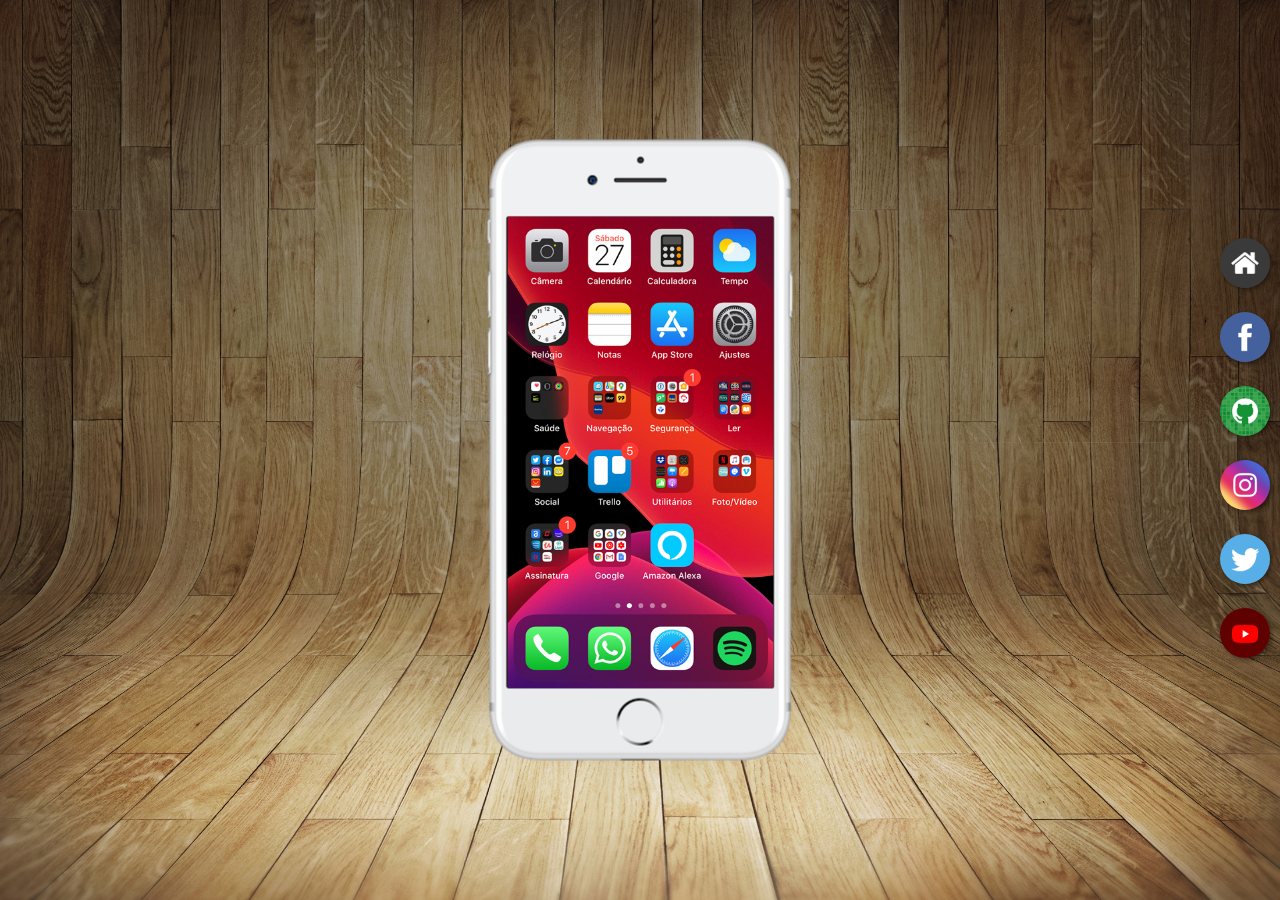
<file: index.html>
<!DOCTYPE html>
<html lang="pt-br">
<head>
    <meta charset="UTF-8">
    <meta name="viewport" content="width=device-width, initial-scale=1.0">
    <title>Projeto Redes Sociais</title>
    <link rel="stylesheet" href="estilos/style.css">
    <link rel="shortcut icon" href="favicon.ico" type="image/x-icon">
</head>
<body>
    <main>
        <section id="telefone">
           <iframe src="home.html" name="tela" id="tela" frameborder="0"></iframe> 
        </section>
        <section id="redes-sociais">
              <a href="home.html" target="tela"><img src="imagens/logo-home.jpg" alt=""></a>
              <a href="facebook.html" target="tela"><img src="imagens/logo-facebook.jpg" alt=""></a>  
              <a href="github.html" target="tela"><img src="imagens/logo-github.jpg" alt=""></a>
              
              <a href="instagram.html" target="tela"><img src="imagens/logo-instagram.jpg" alt=""></a> 
              <a href="twitter.html" target="tela"><img src="imagens/logo-twitter.jpg" alt=""></a> 
              <a href="youtube.html" target="tela"><img src="imagens/logo-youtube.jpg" alt=""></a> 
               
        </section>
    </main>
</body>
</html>
</file>
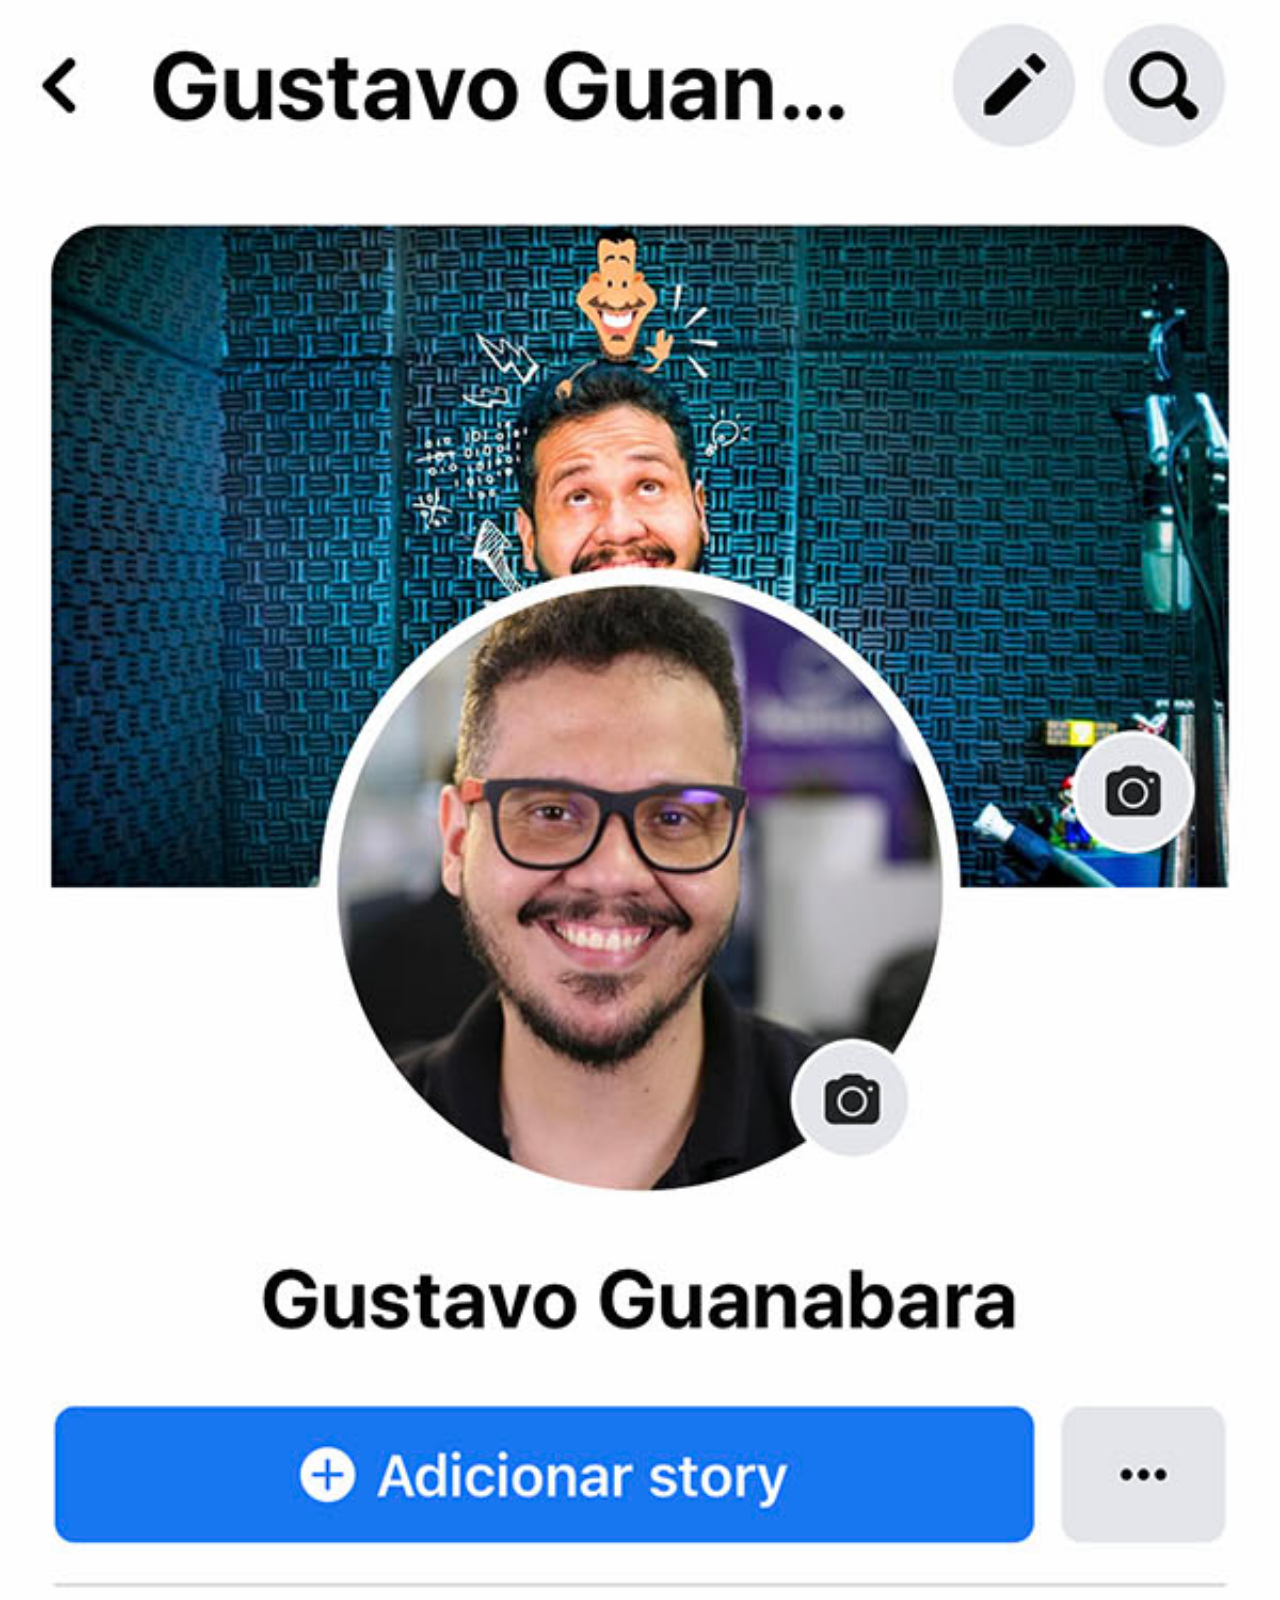
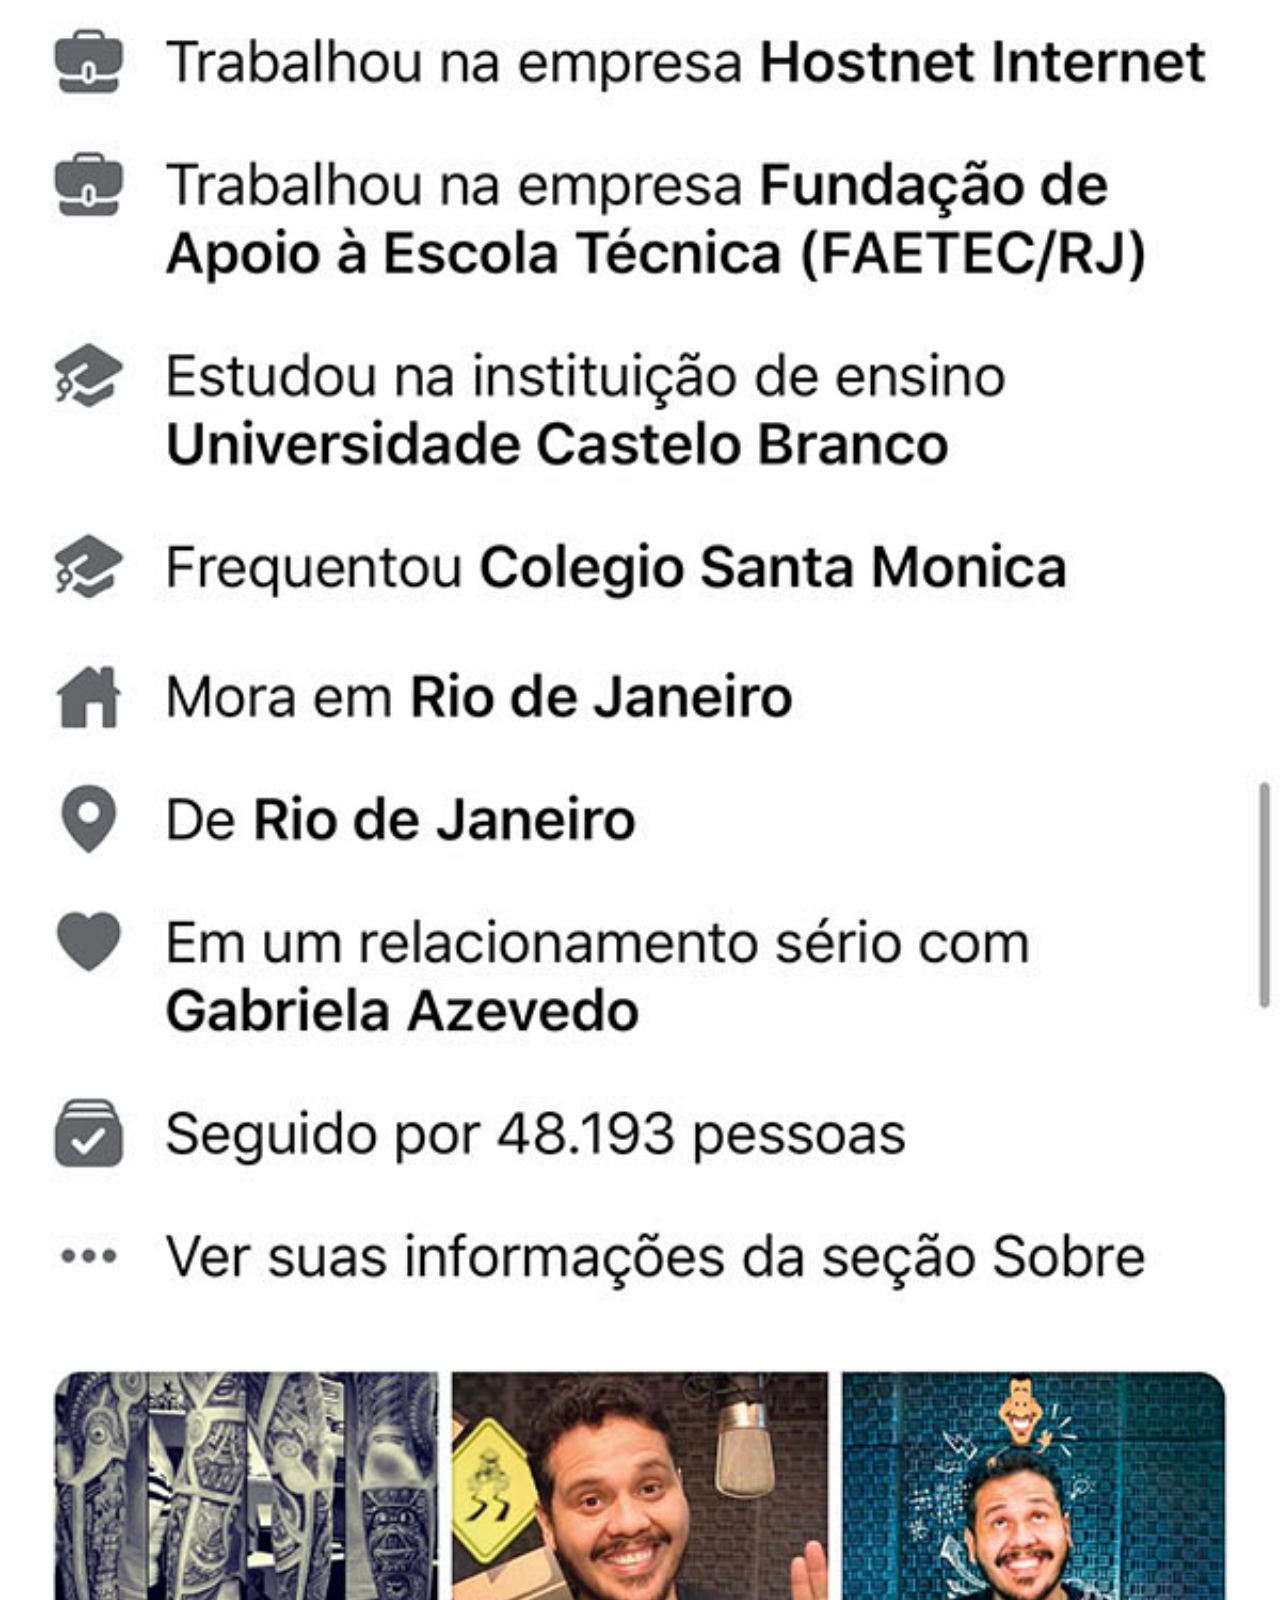
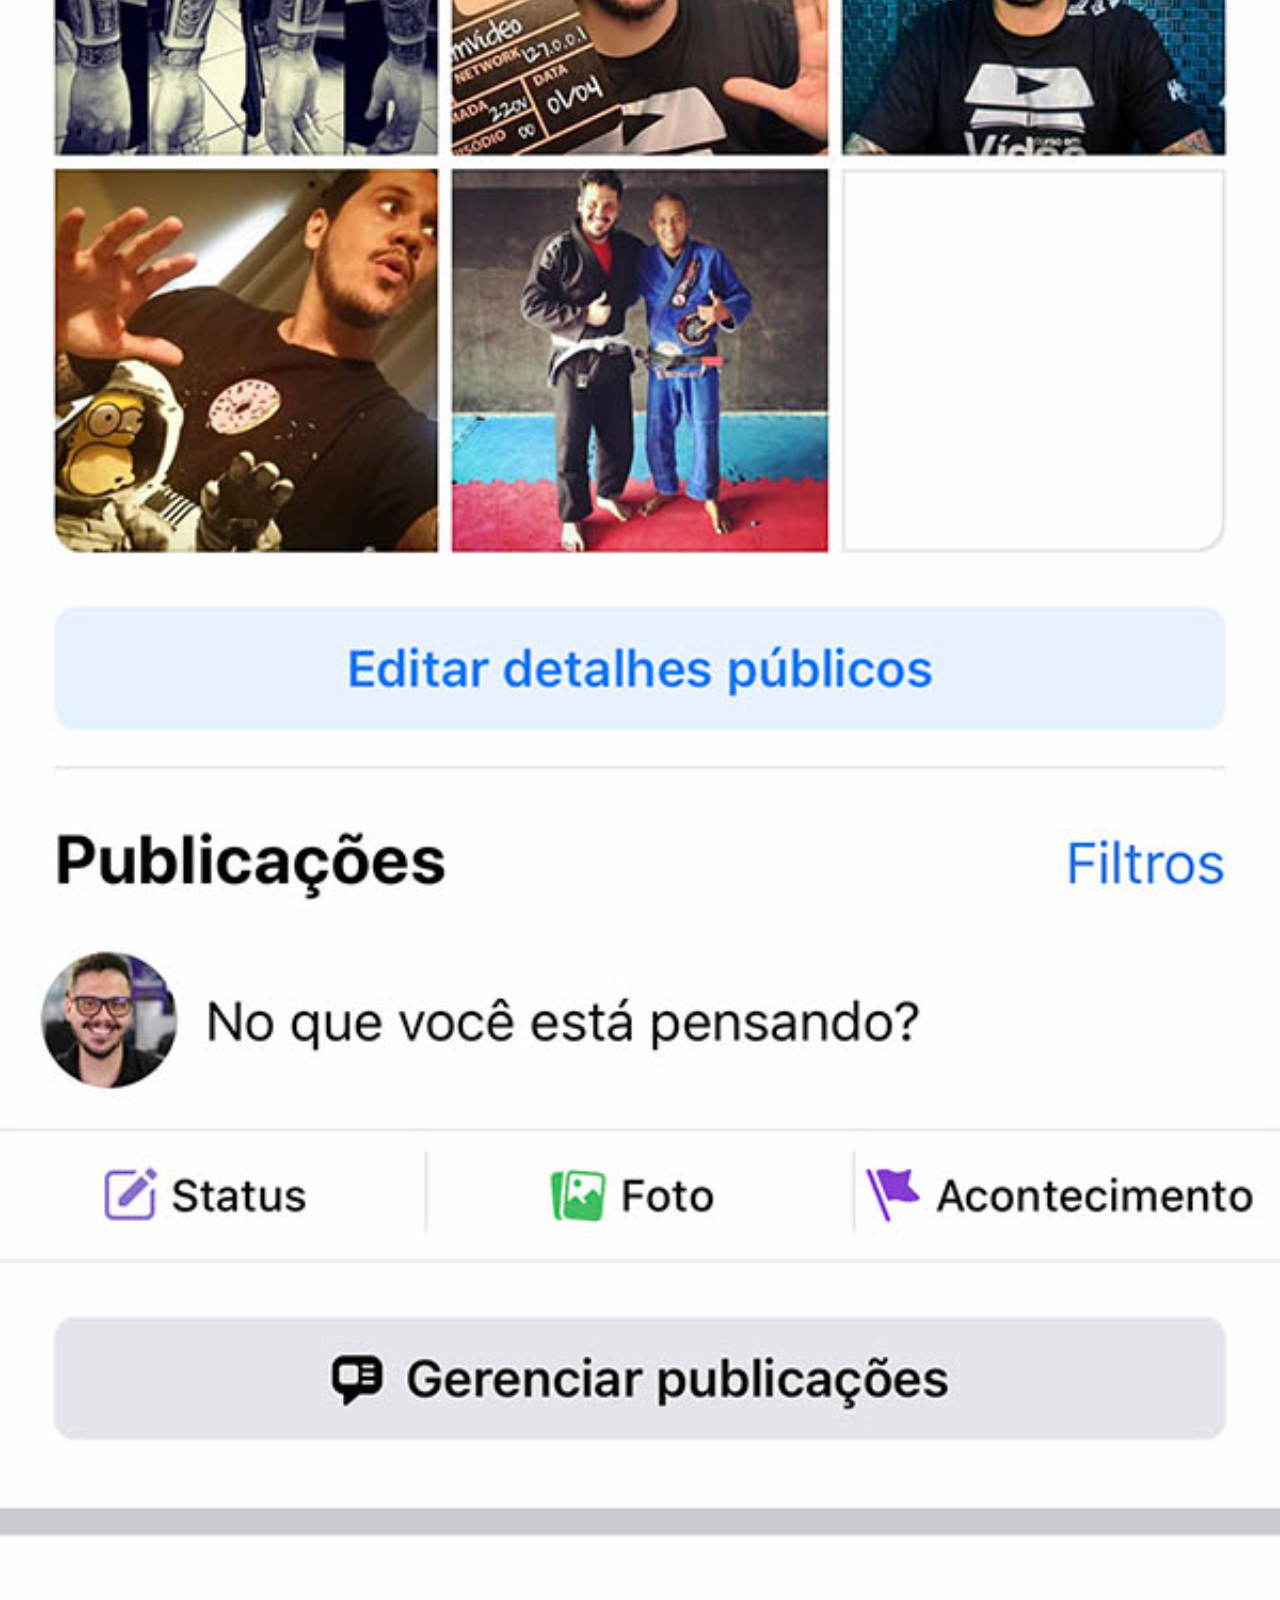
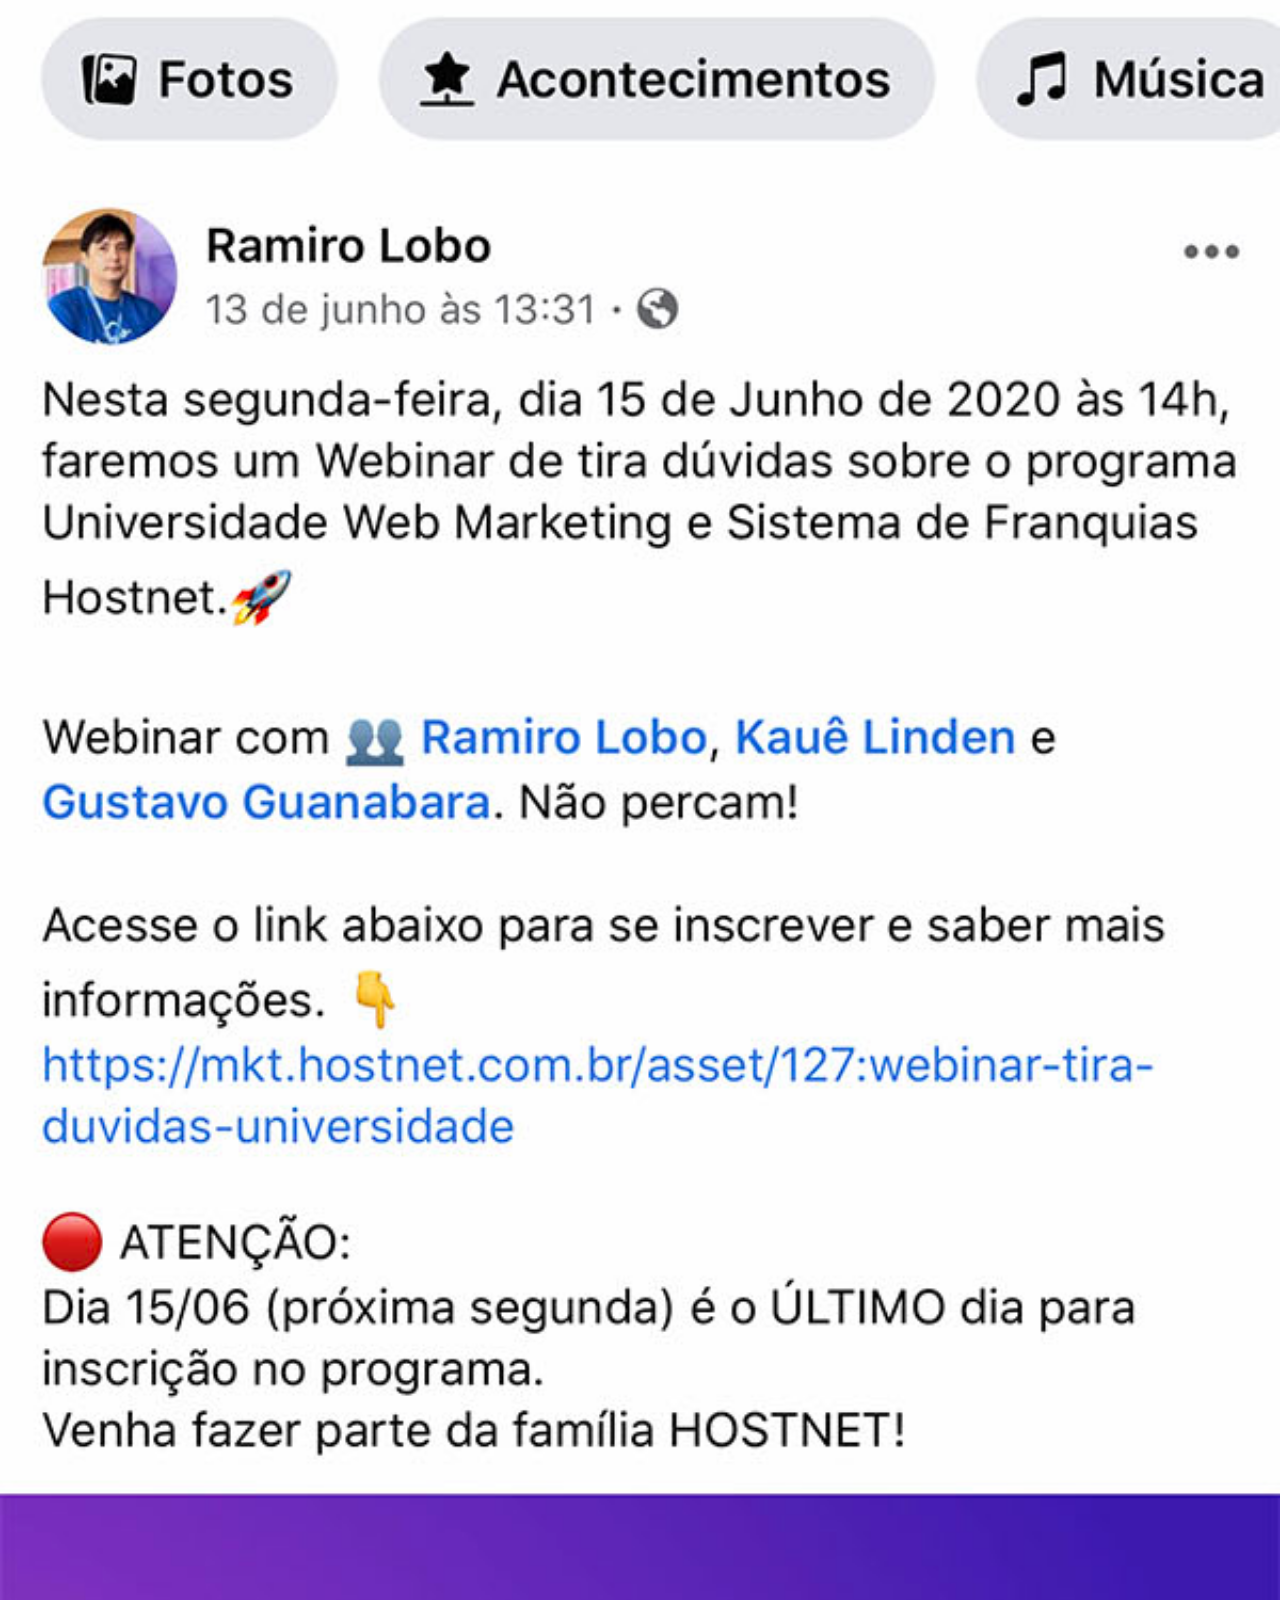
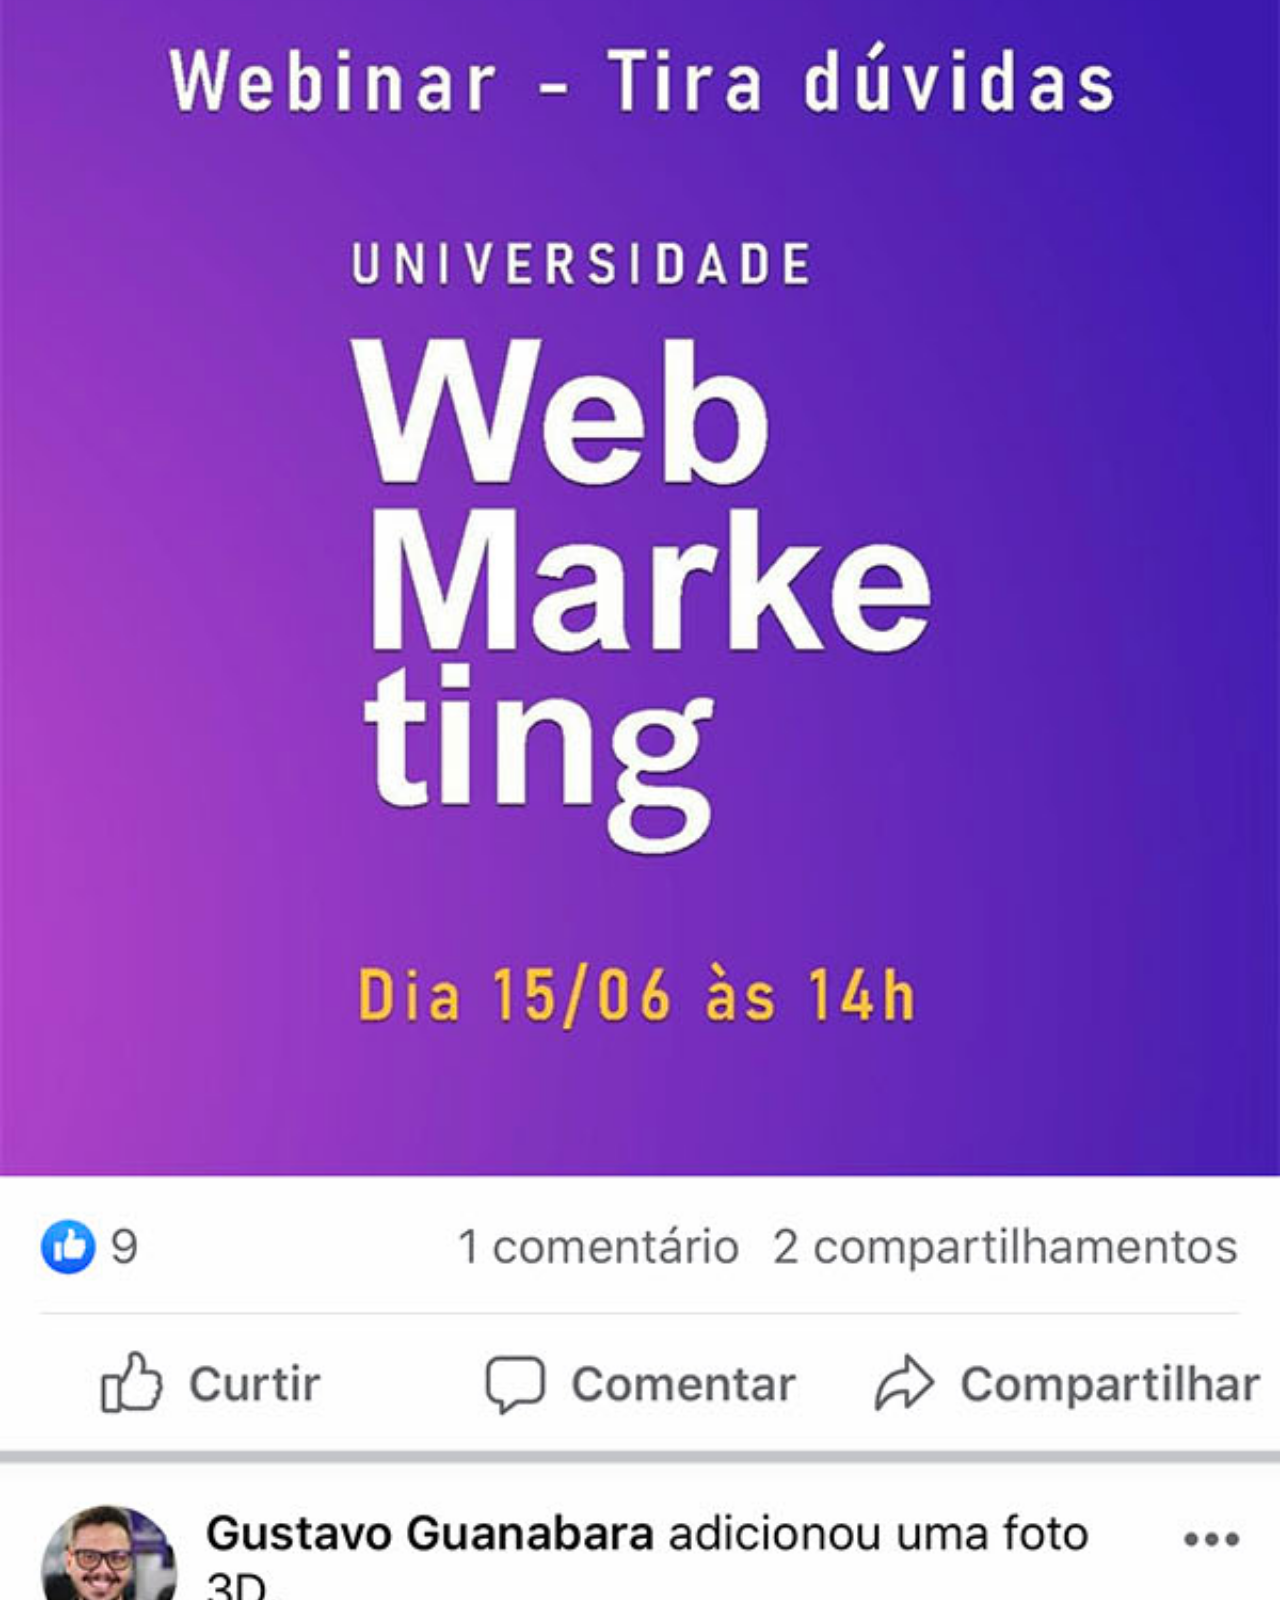
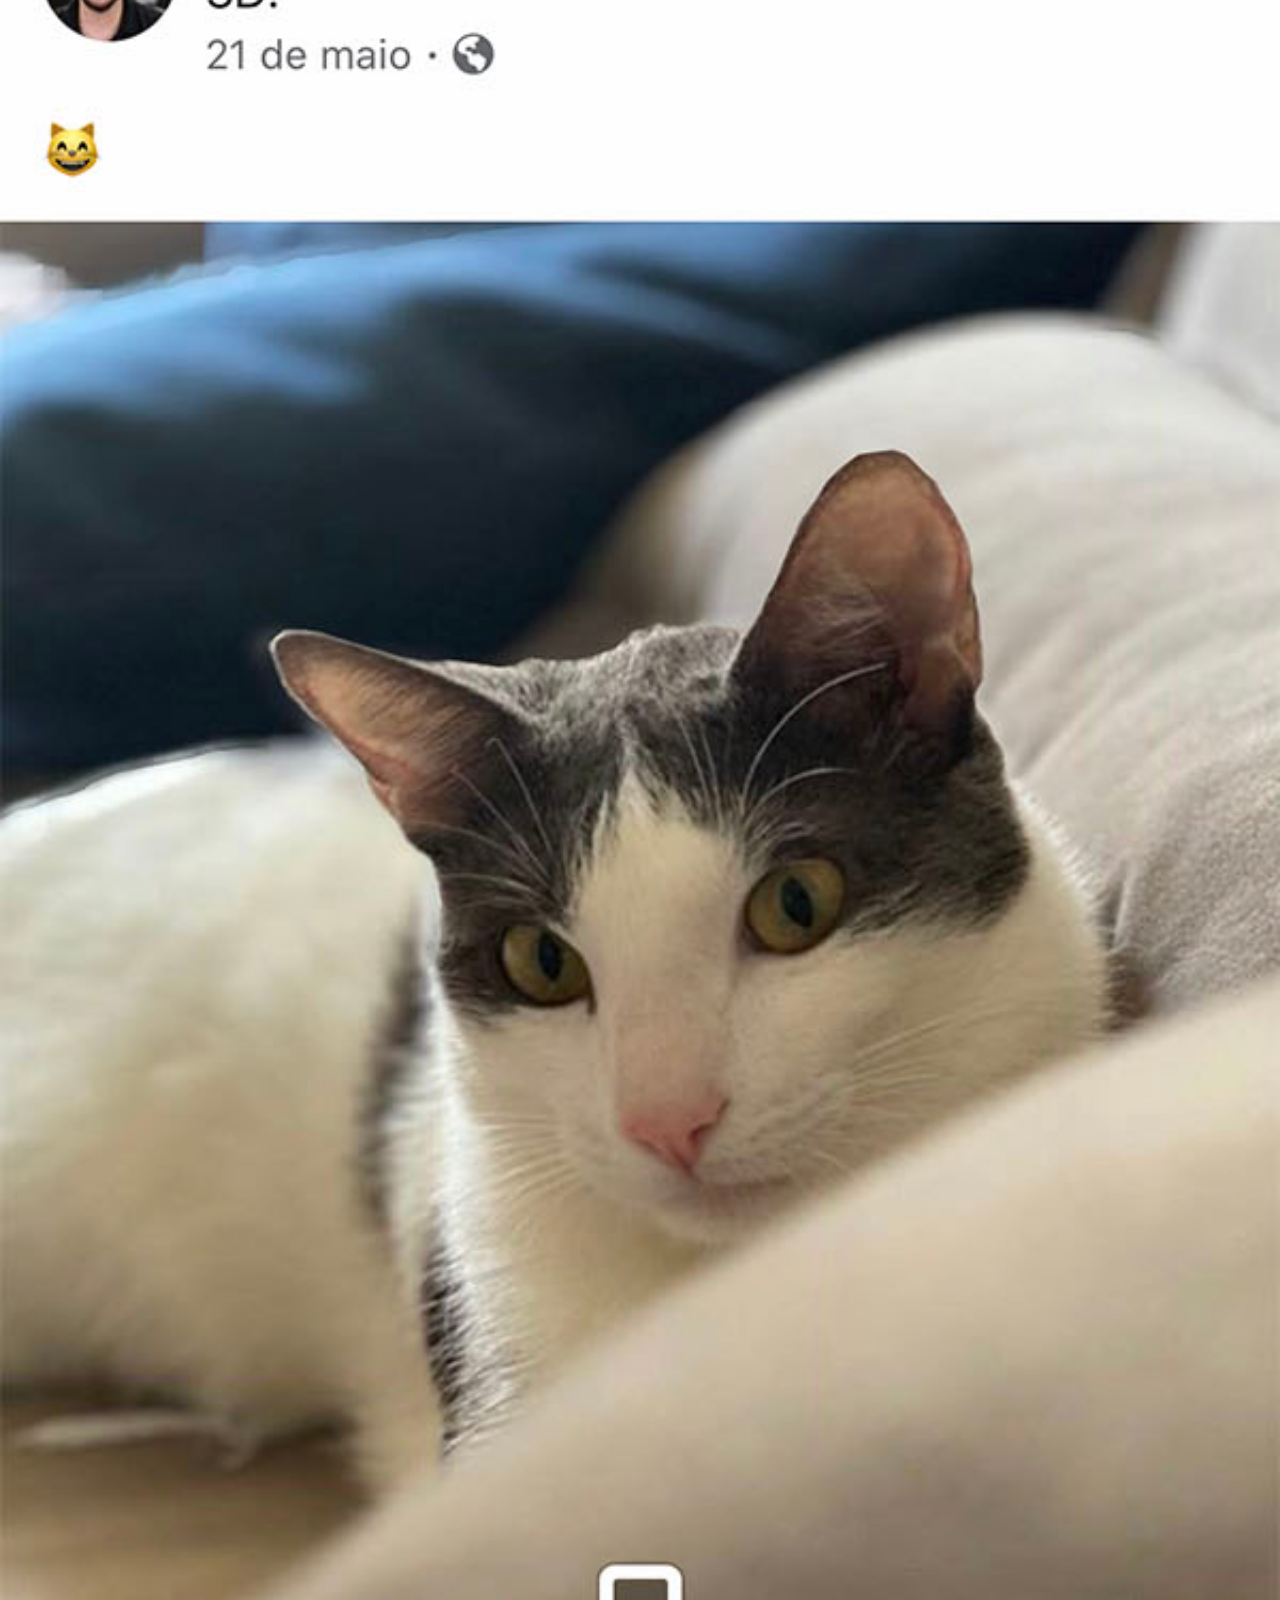
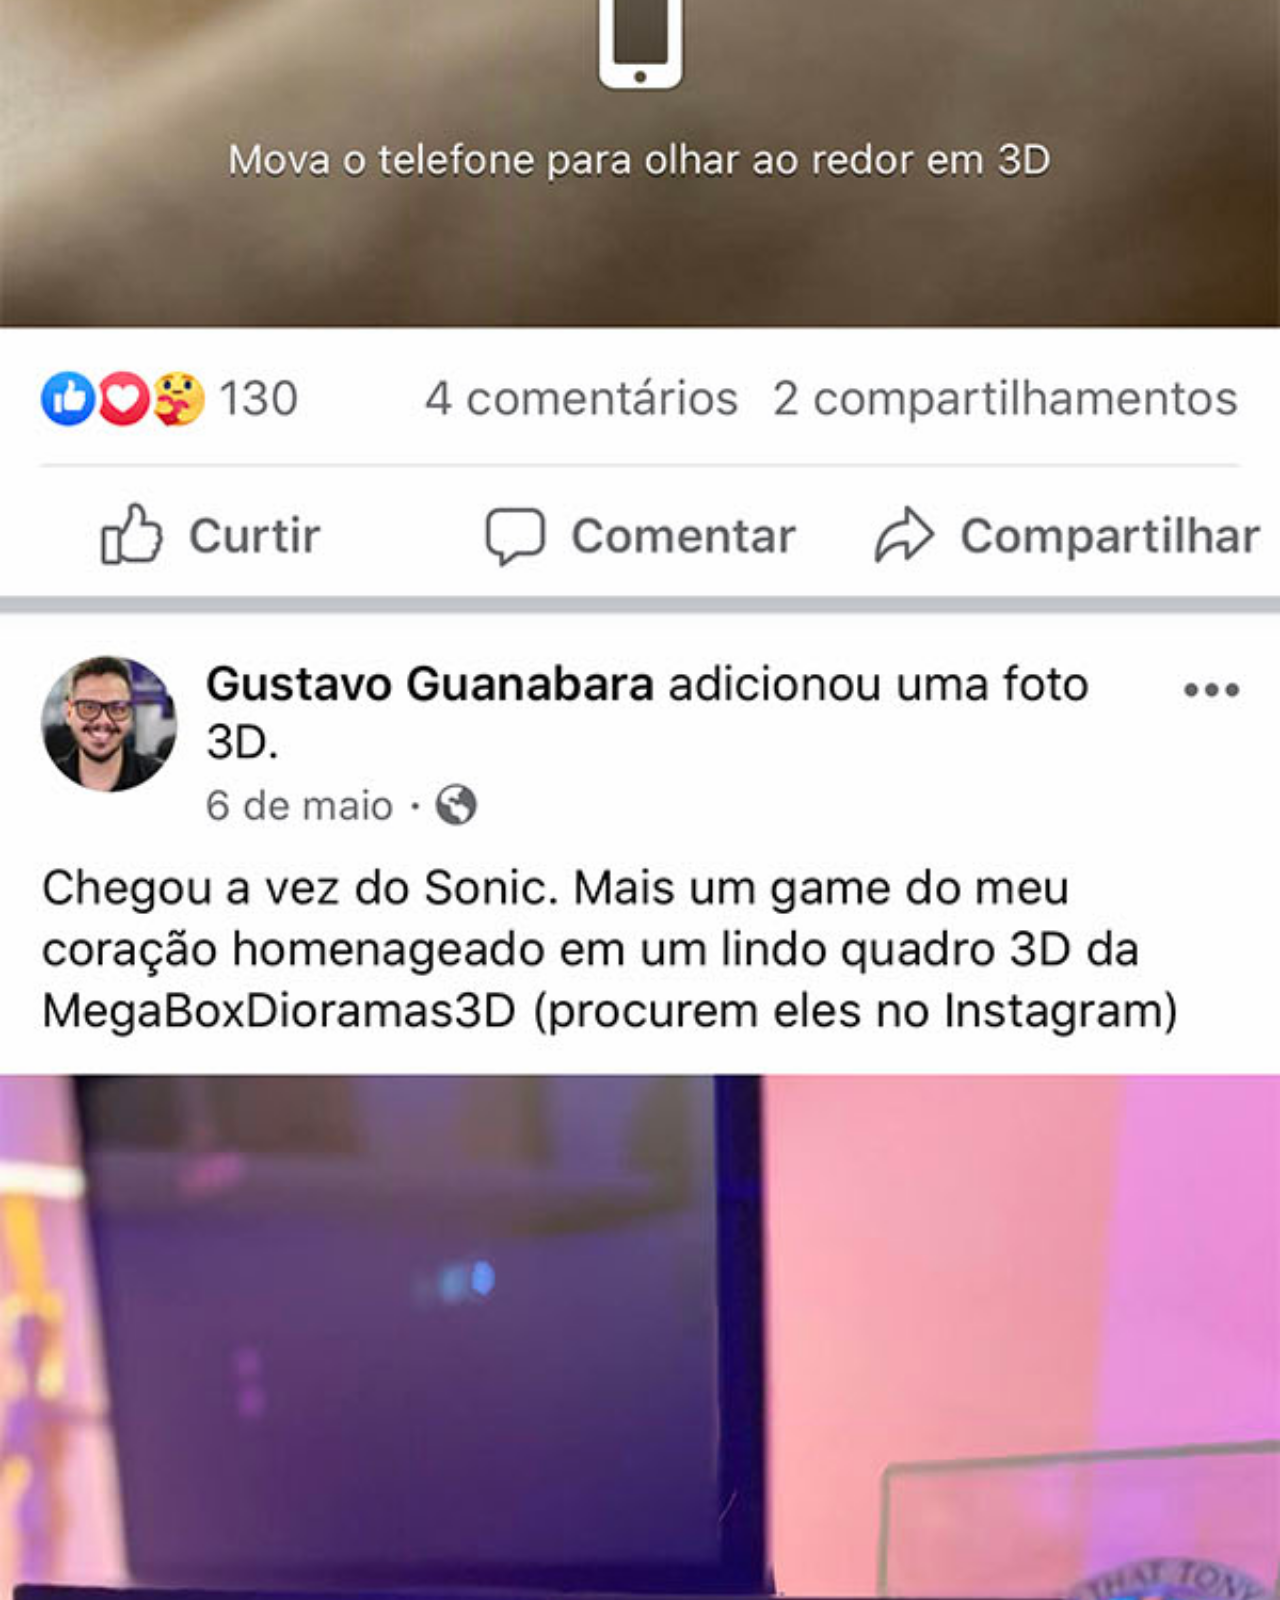
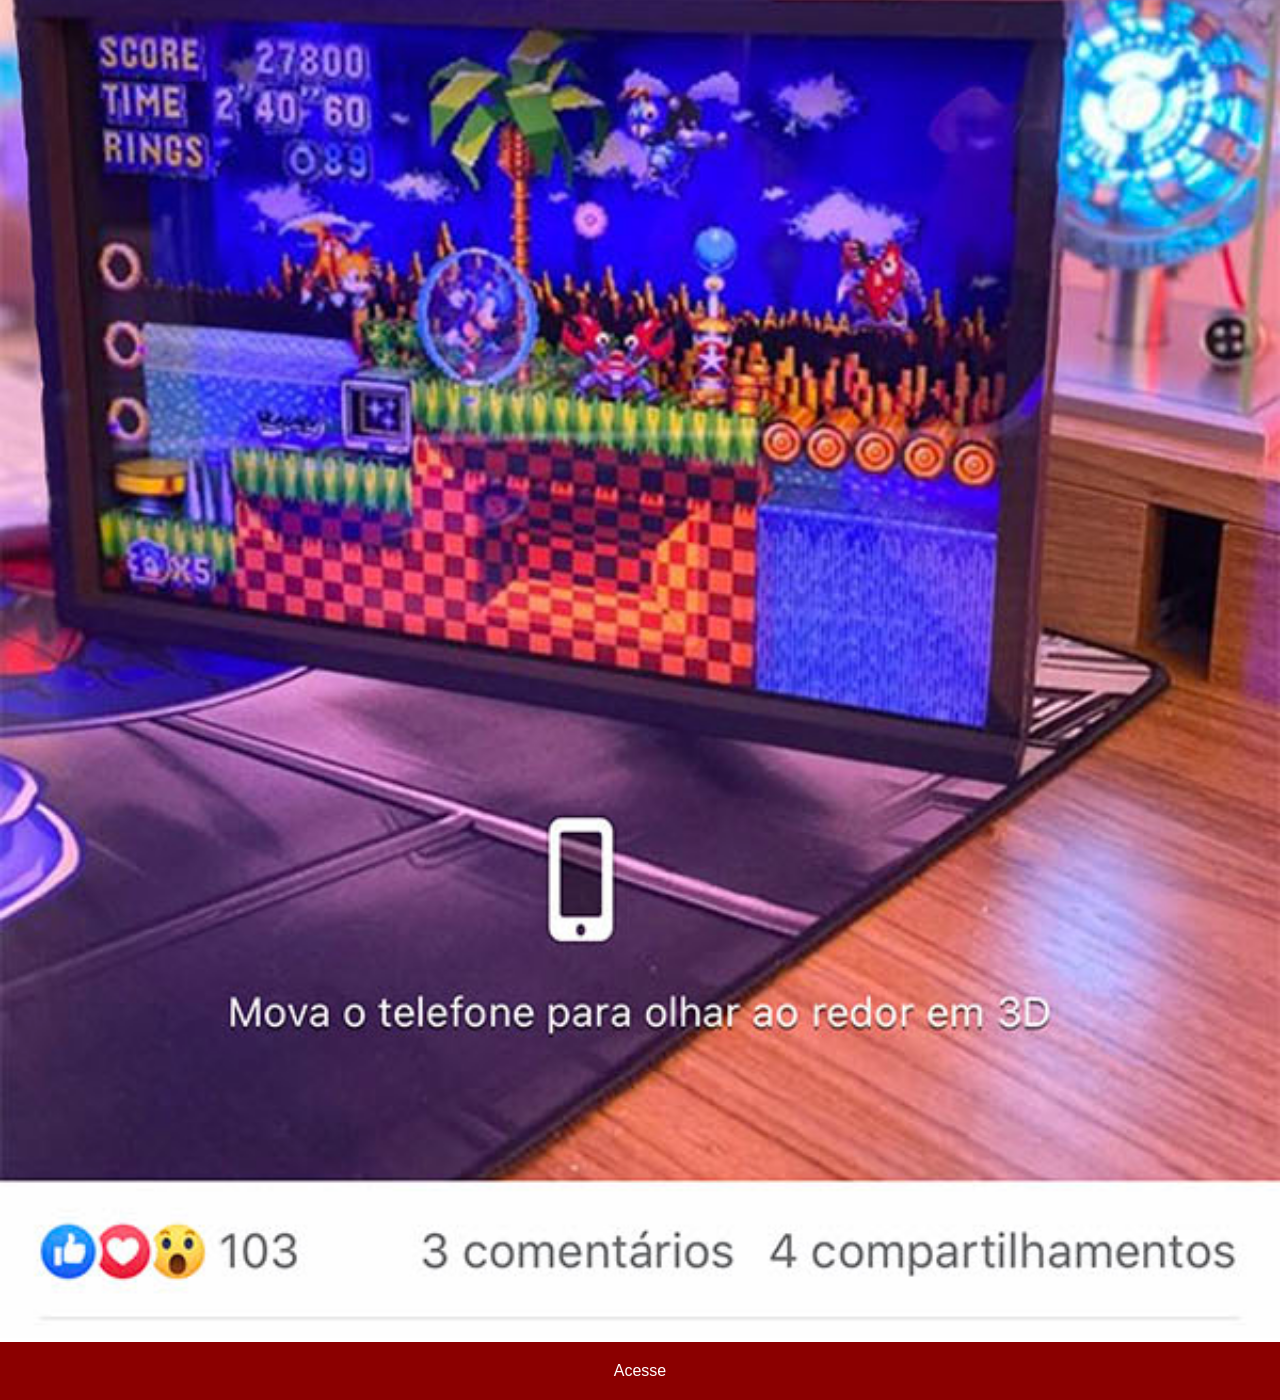
<file: facebook.html>
<!DOCTYPE html>
<html lang="pt-br">
<head>
    <meta charset="UTF-8">
    <meta name="viewport" content="width=device-width, initial-scale=1.0">
    <title>Facebook</title>
    <link rel="stylesheet" href="estilos/social.css">
</head>
<body>
    <img src="imagens/tela-facebook.jpg" alt="Facebook">
    <a href="https://www.facebook.com/CursosEmVideo/?locale=pt_BR" target="_blank">Acesse</a>
</body>
</html>
</file>
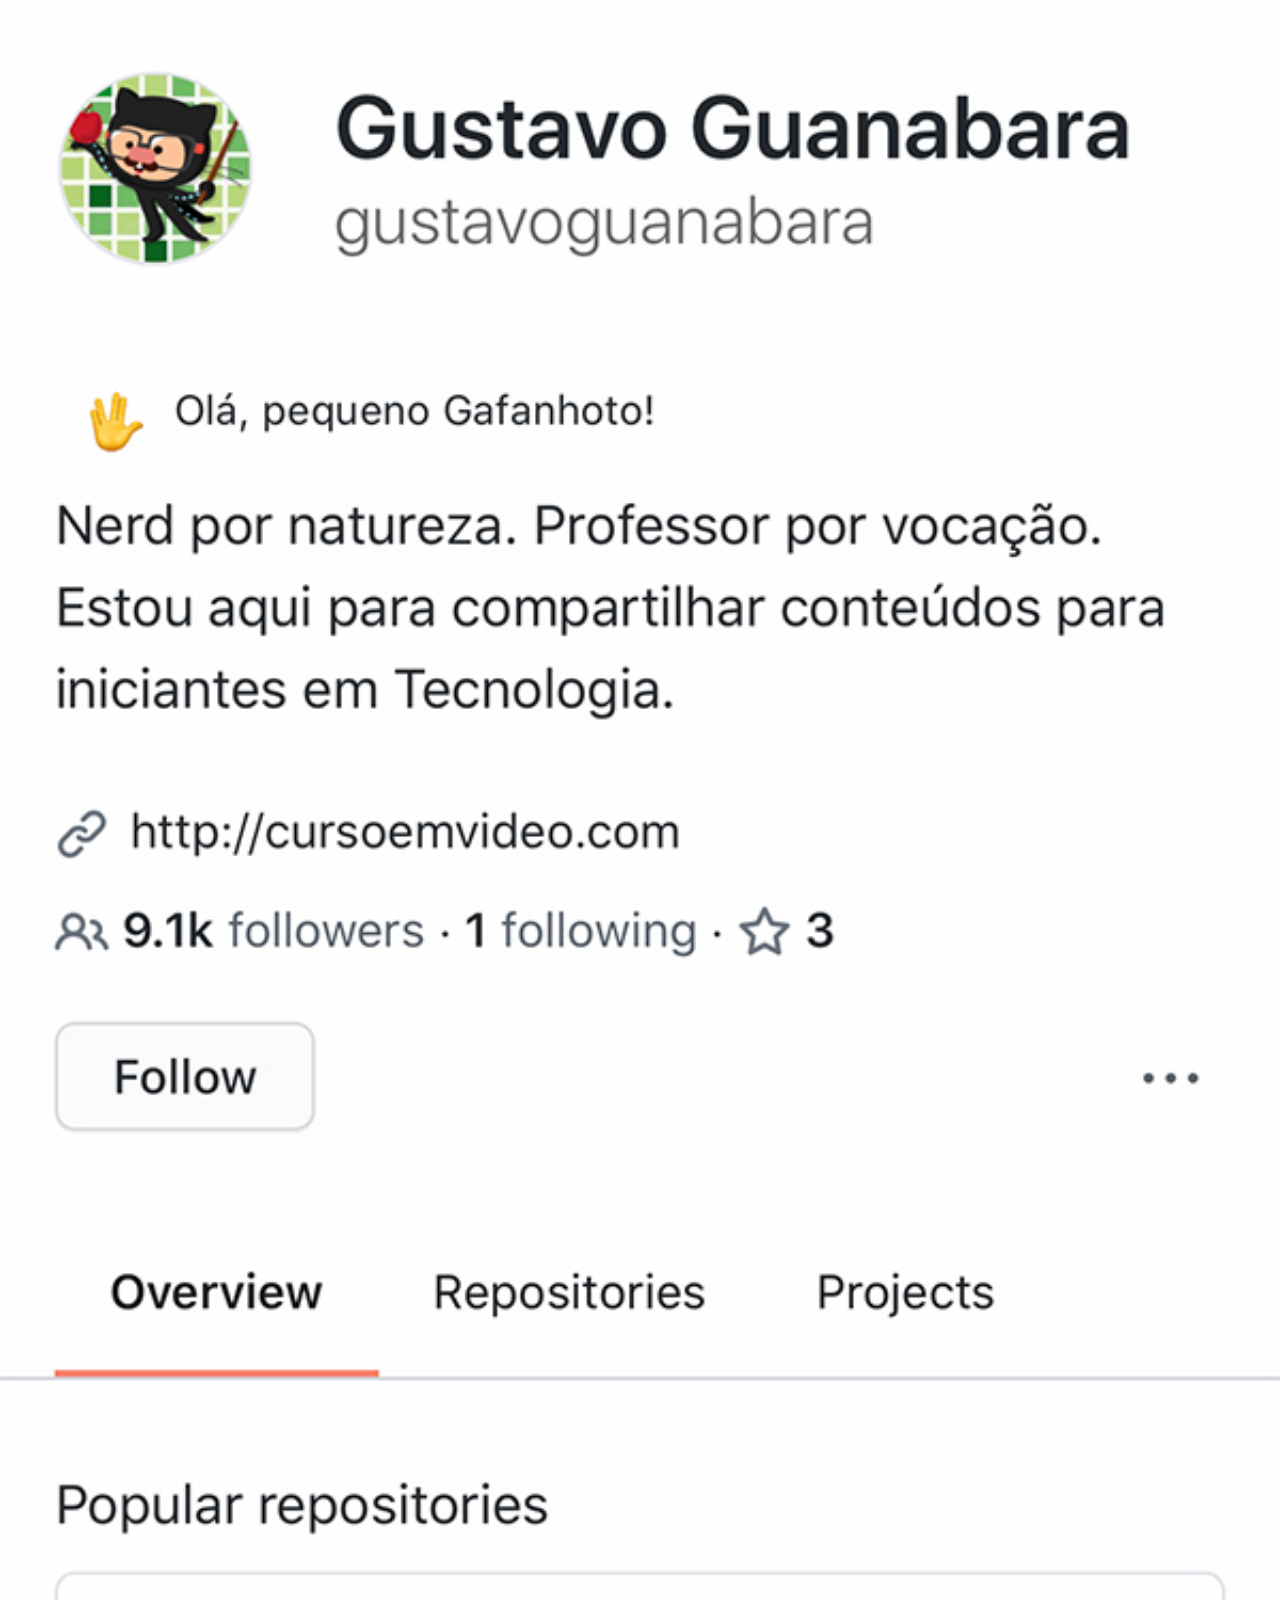
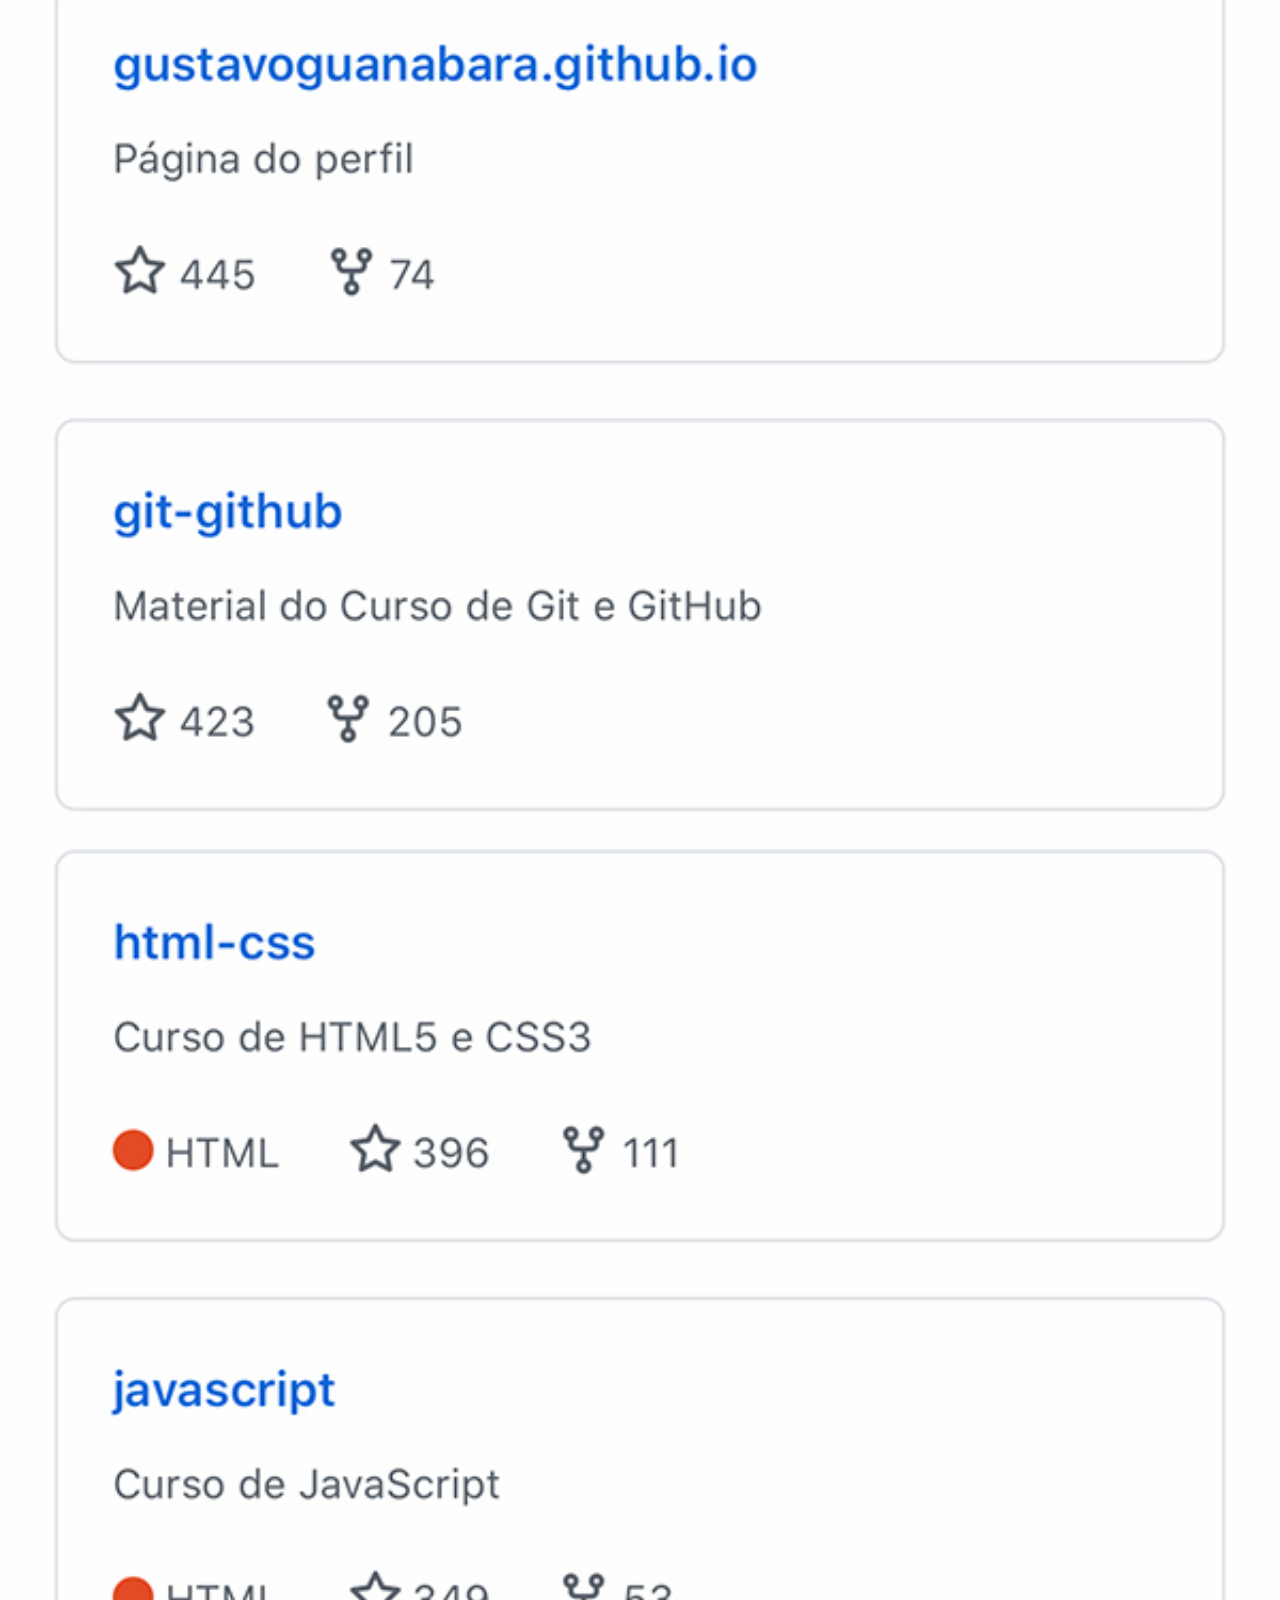
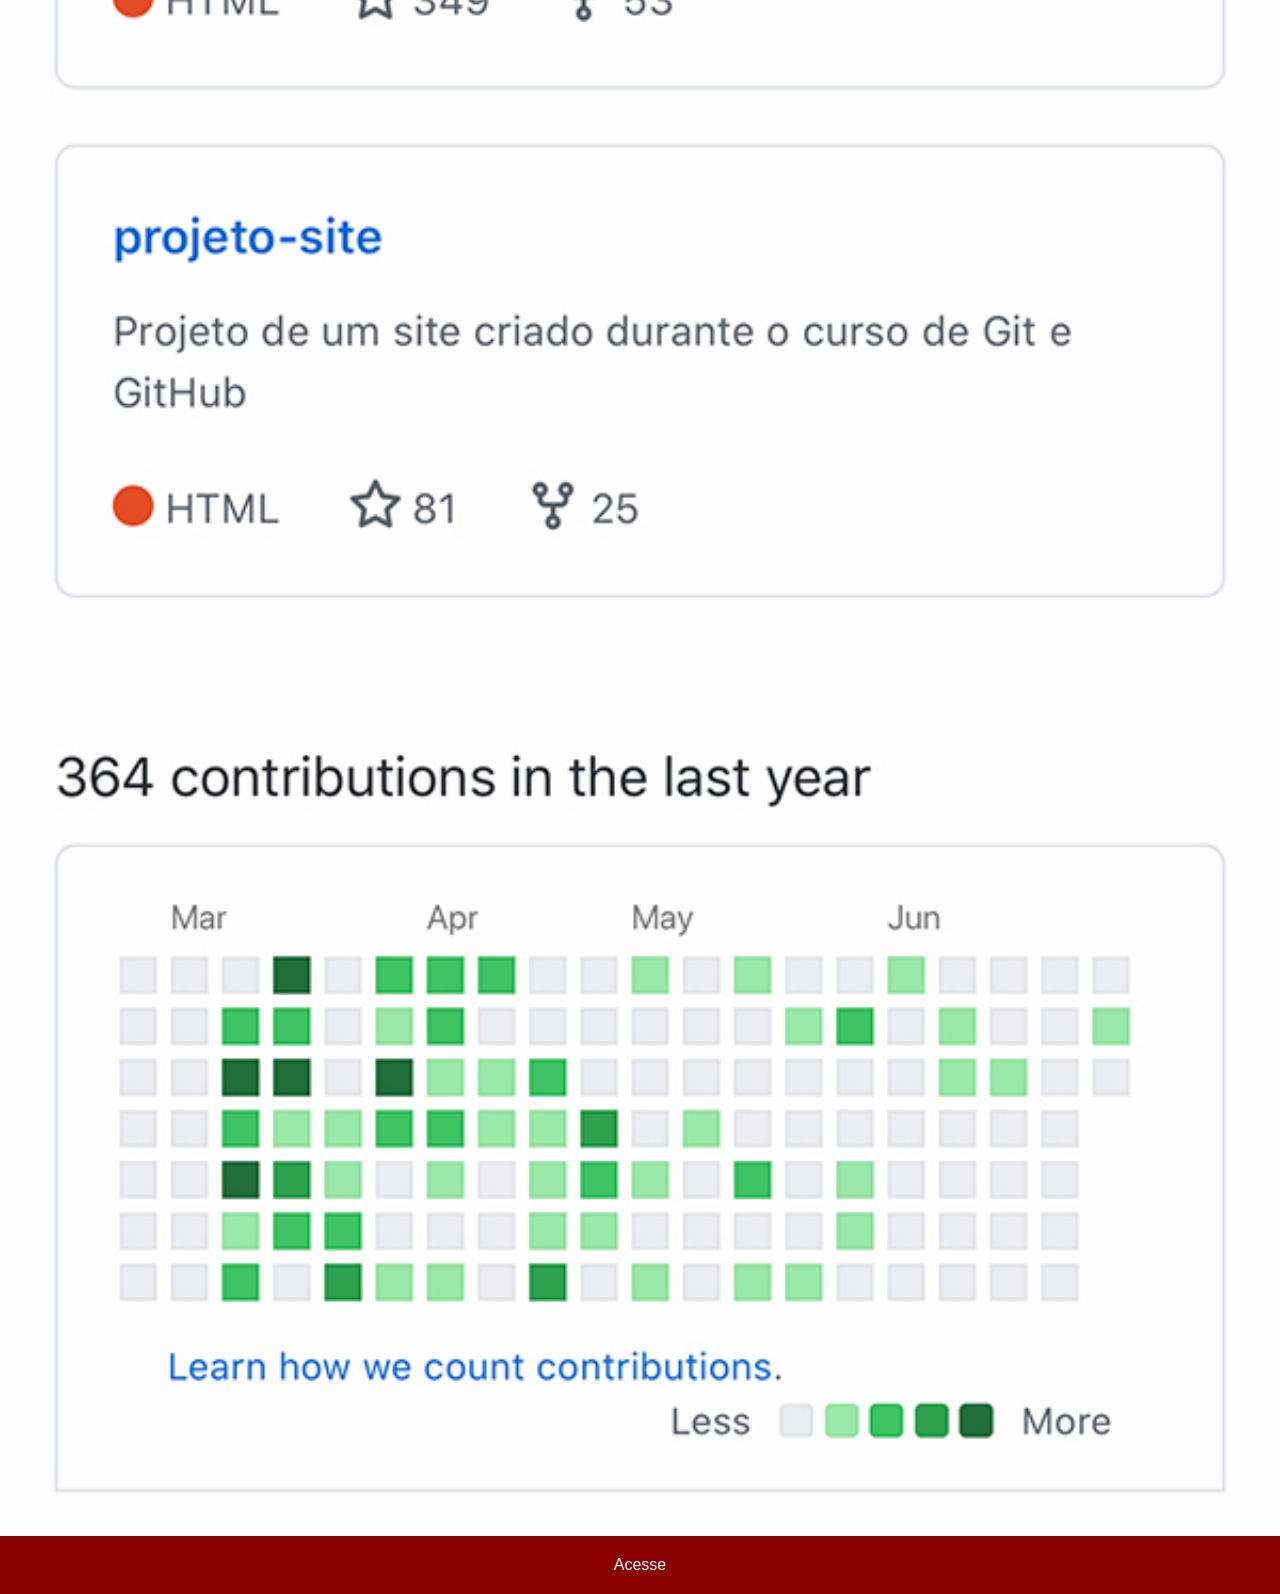
<file: github.html>
<!DOCTYPE html>
<html lang="pt-br">
<head>
    <meta charset="UTF-8">
    <meta name="viewport" content="width=device-width, initial-scale=1.0">
    <title>GitHub</title>
    <link rel="stylesheet" href="estilos/social.css">
</head>
<body>
    <img src="imagens/tela-github.jpg" alt="Github">
    <a href="https://github.com/cursoemvideo" target="_blank">Acesse</a>
</body>
</html>
</file>
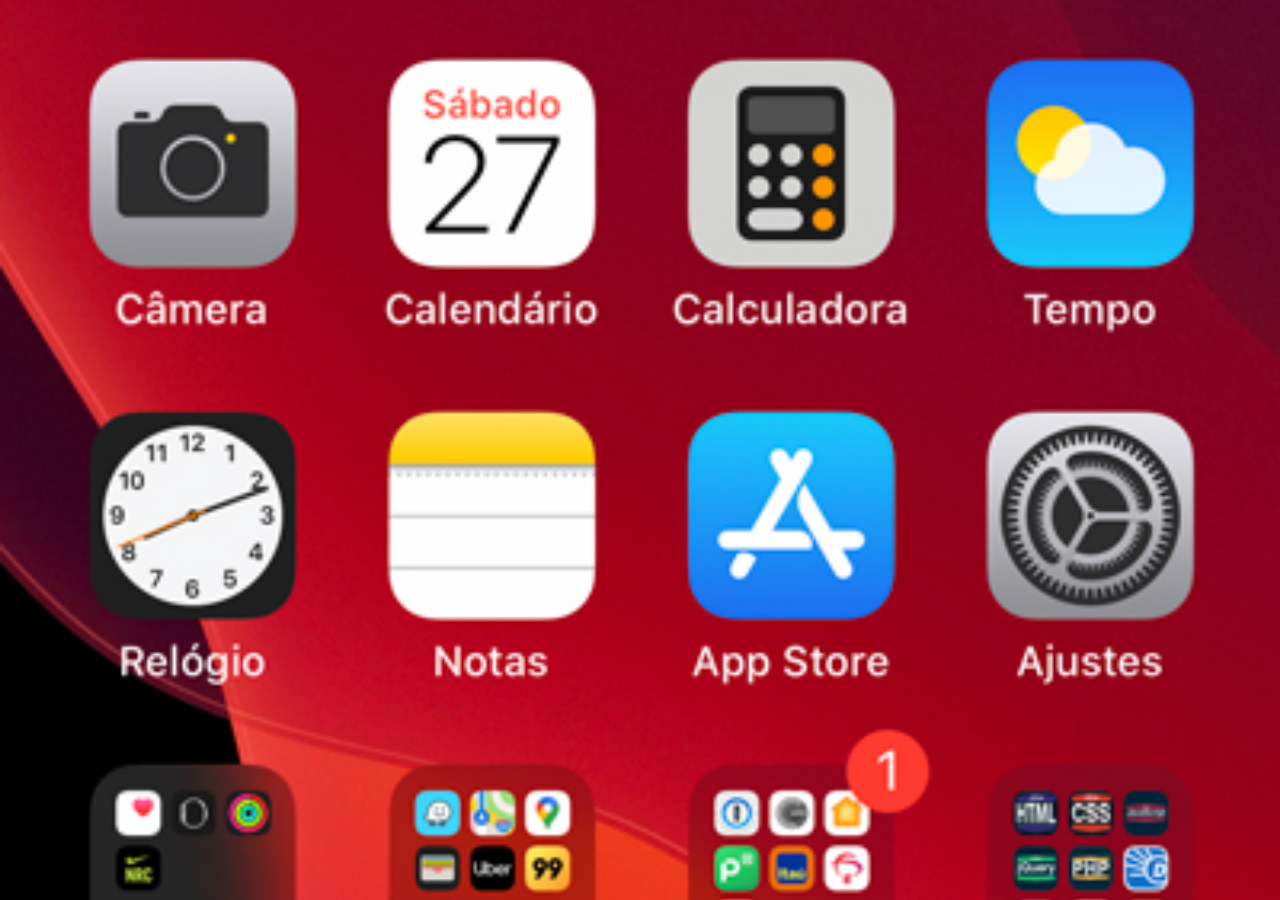
<file: home.html>
<!DOCTYPE html>
<html lang="pt-br">
<head>
    <meta charset="UTF-8">
    <meta name="viewport" content="width=device-width, initial-scale=1.0">
    <title>Home</title>
    <style>
        * {
            padding: 0;
            margin: 0;
        }
        body {
            background: url(imagens/tela-home.jpg) no-repeat top center;
            width: 100vw;
            height: 100vh;
            background-size: cover;
        }
    </style>
</head>
<body>
    
</body>
</html>
</file>
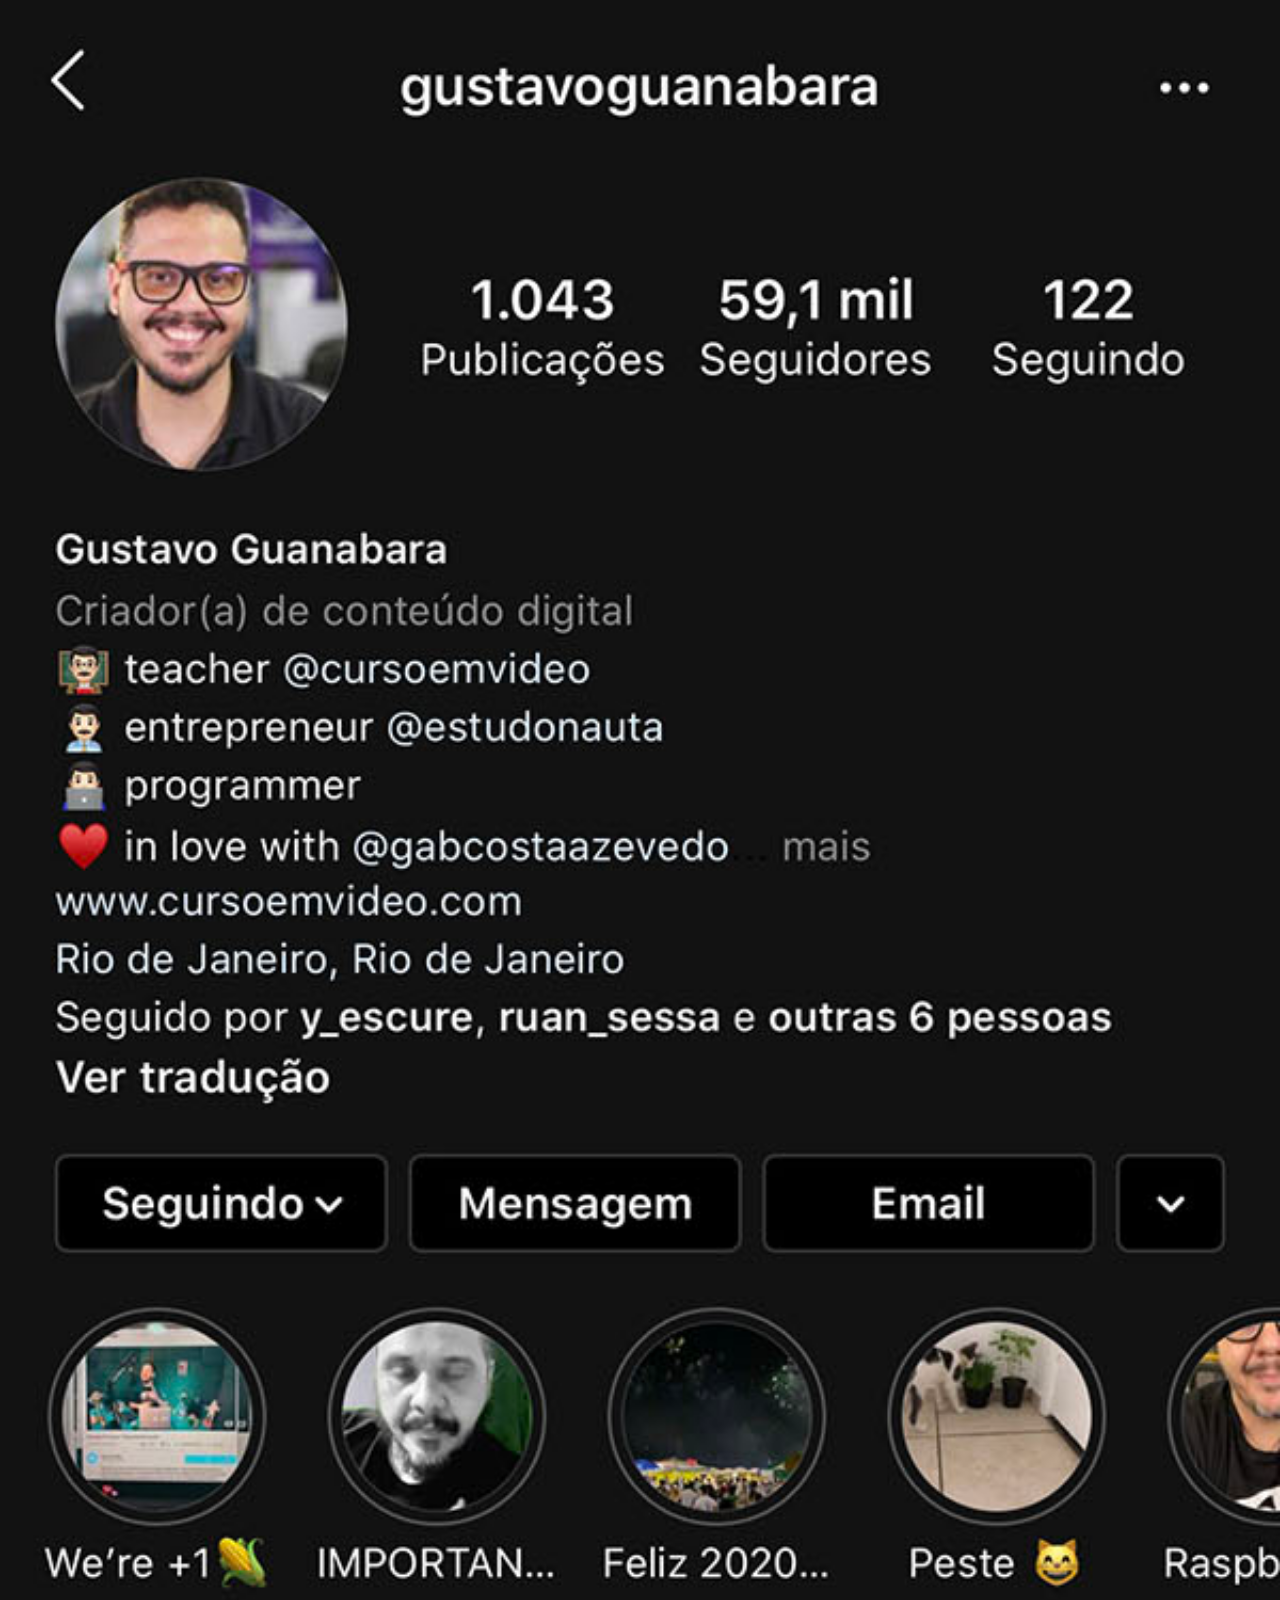
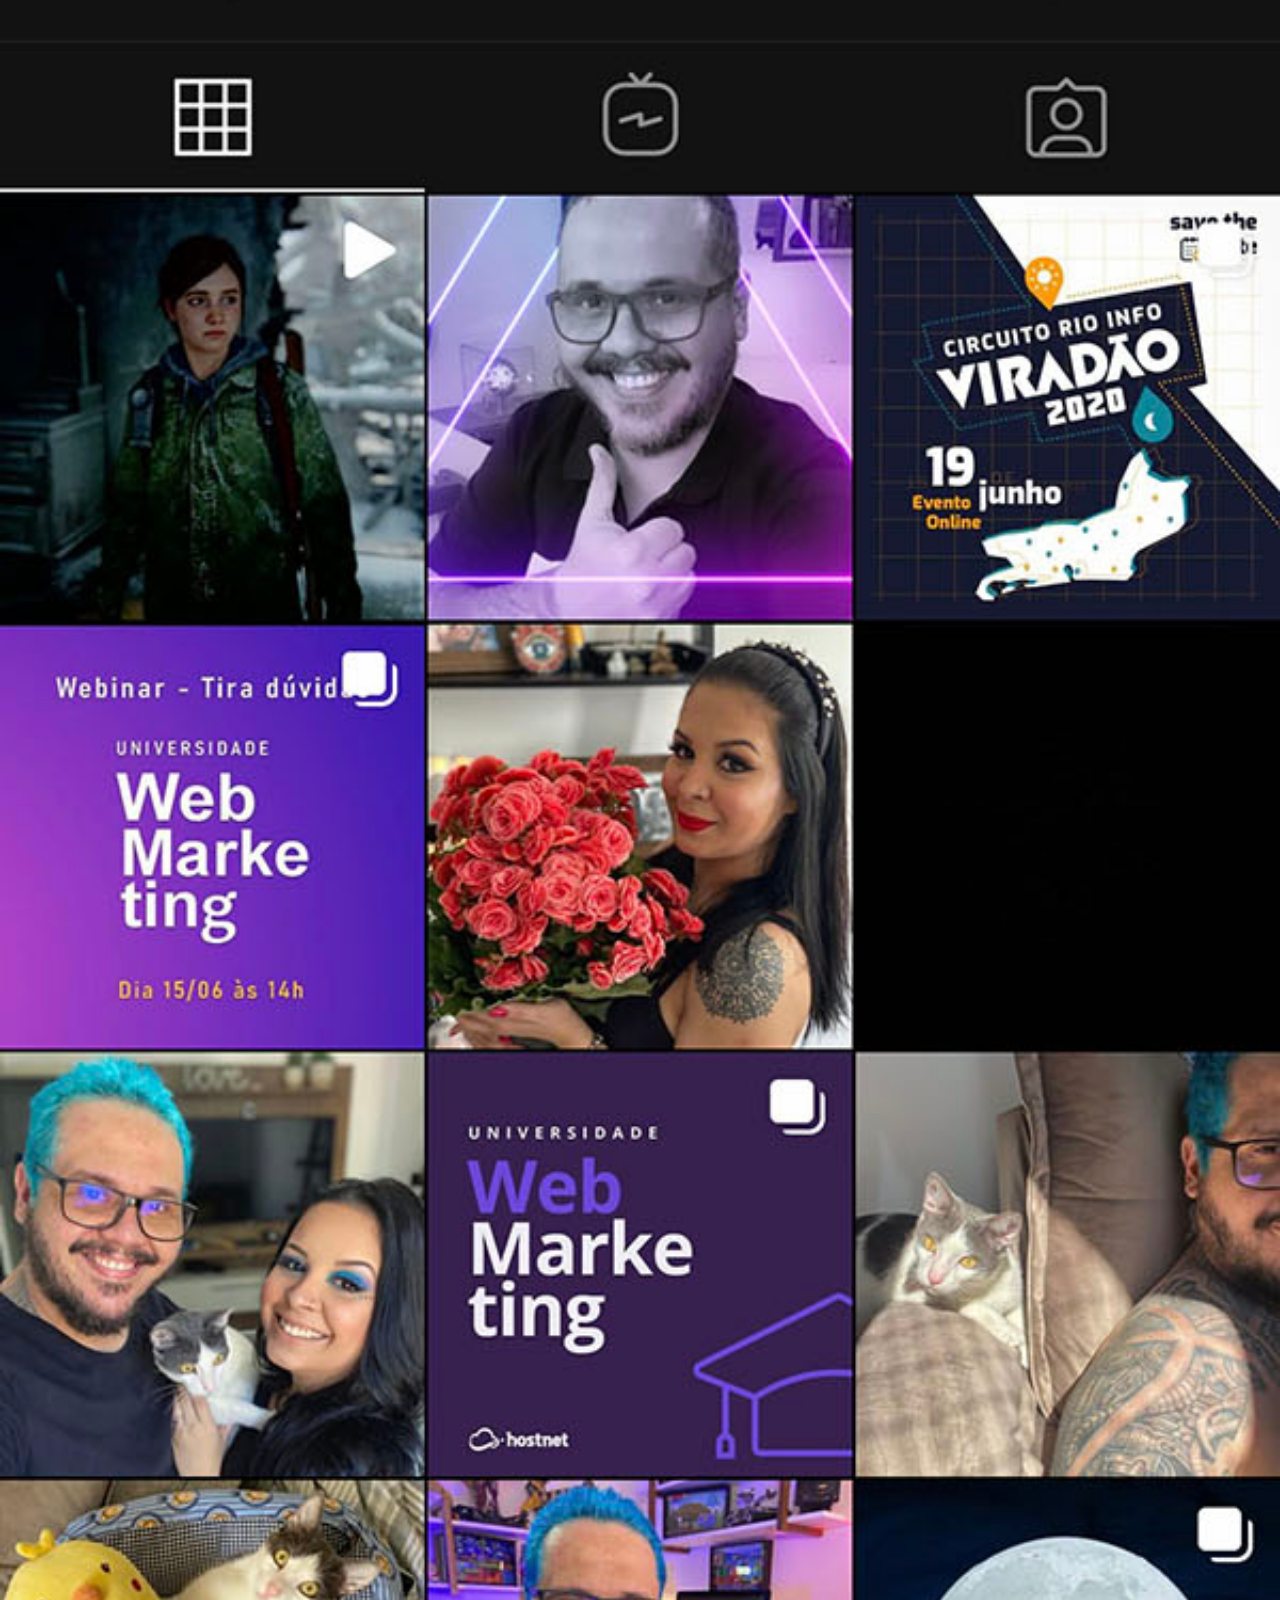
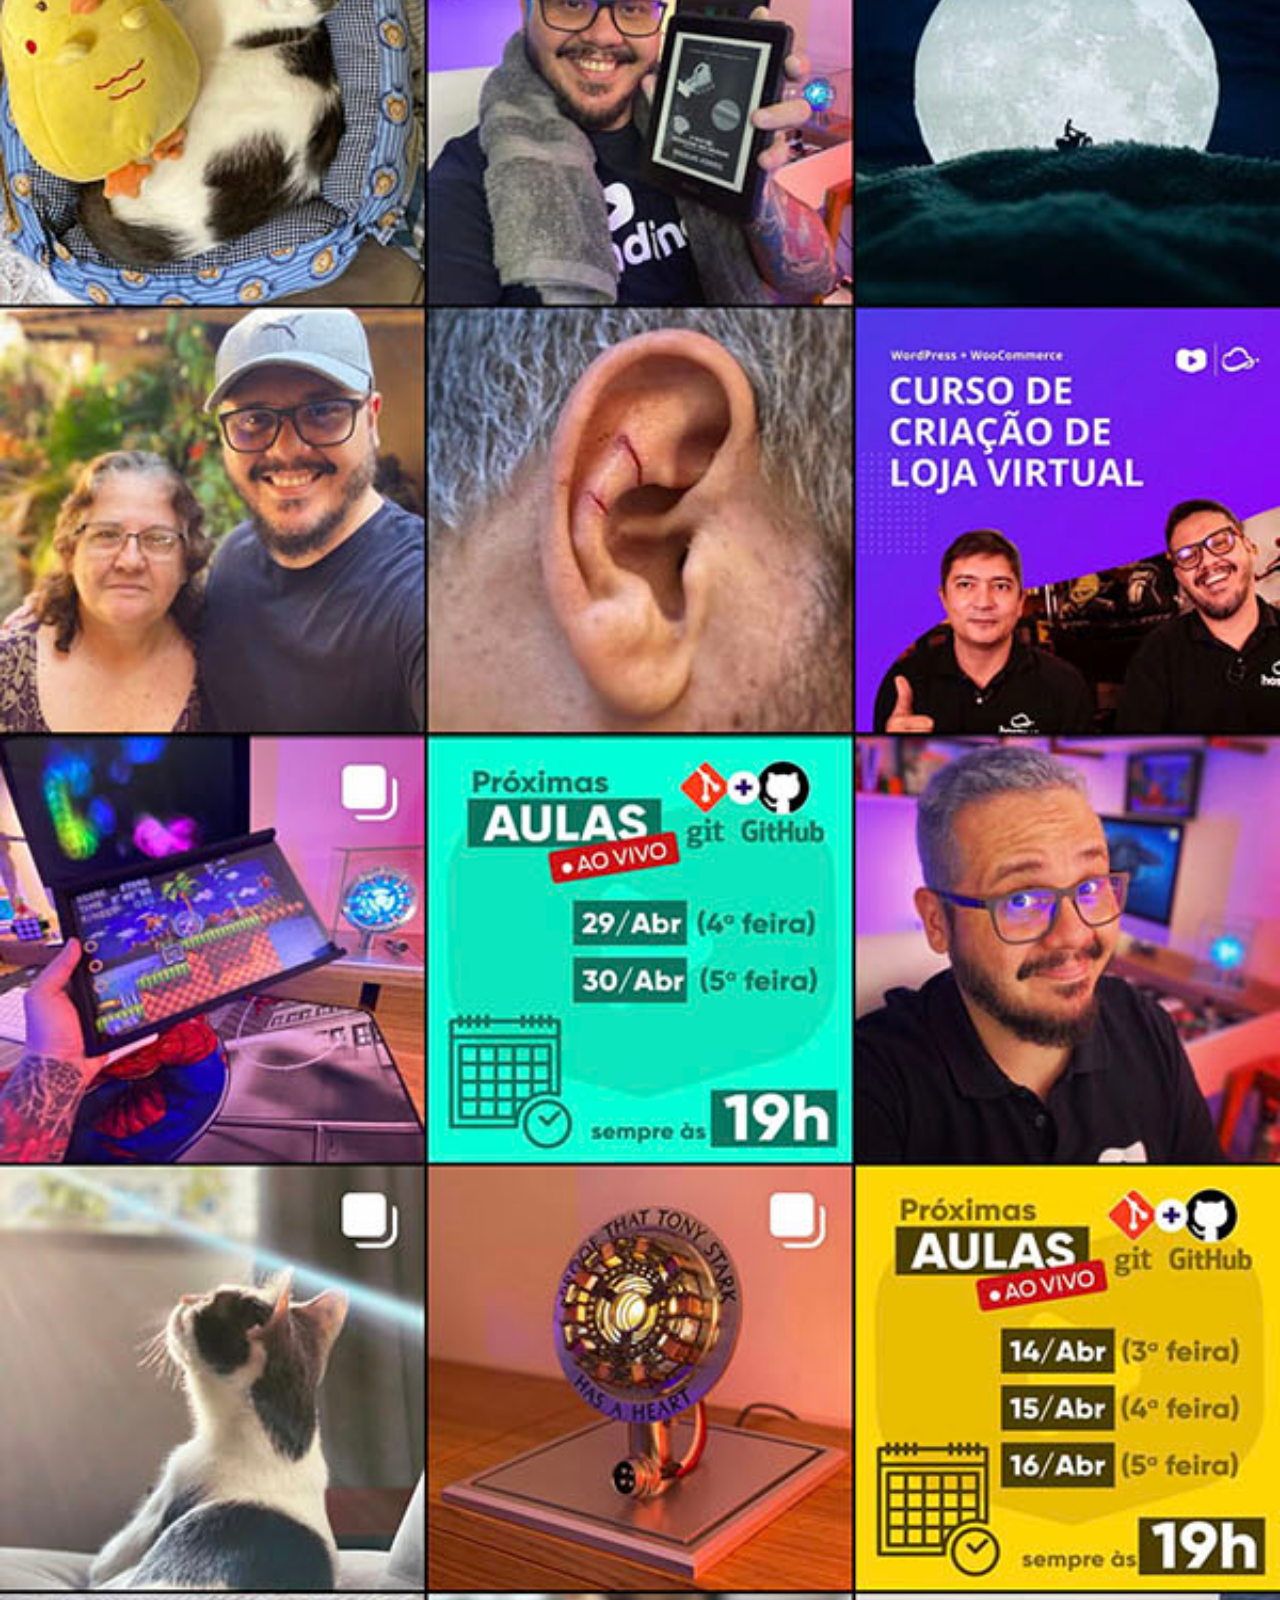
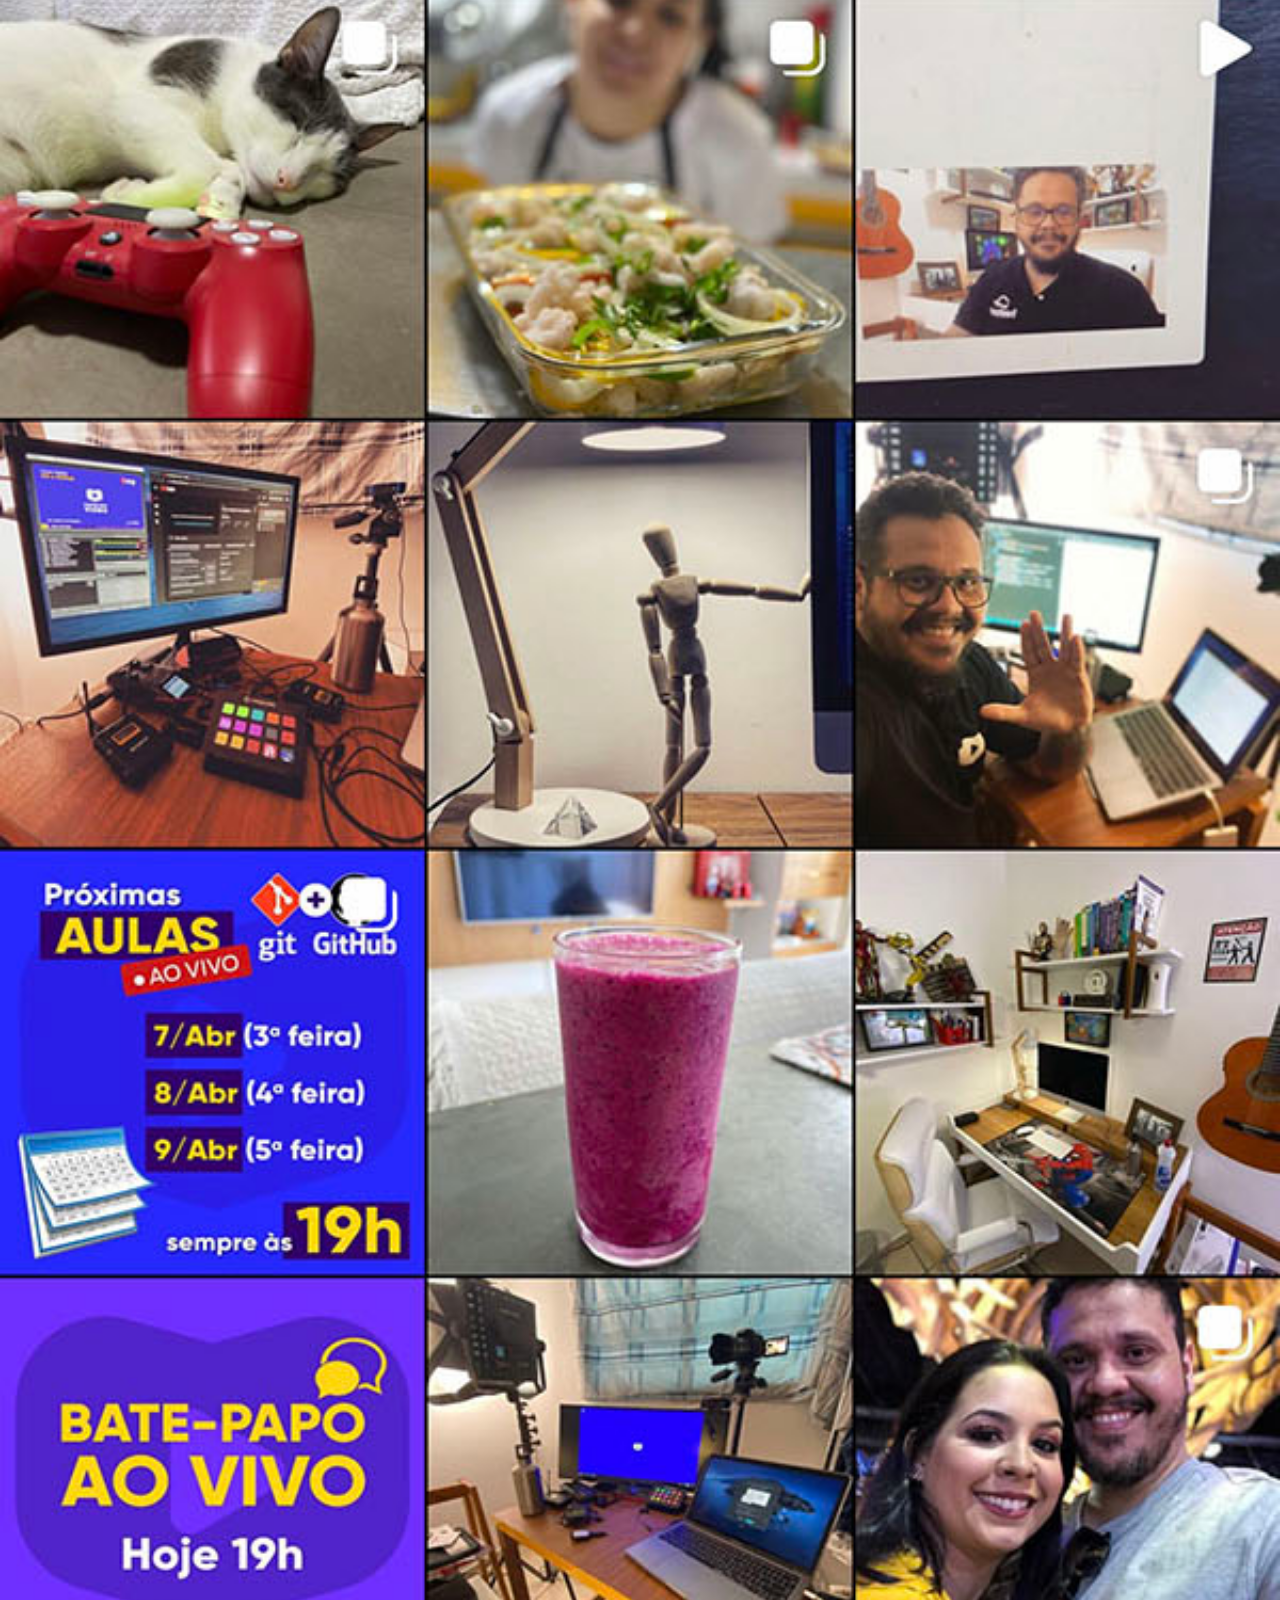
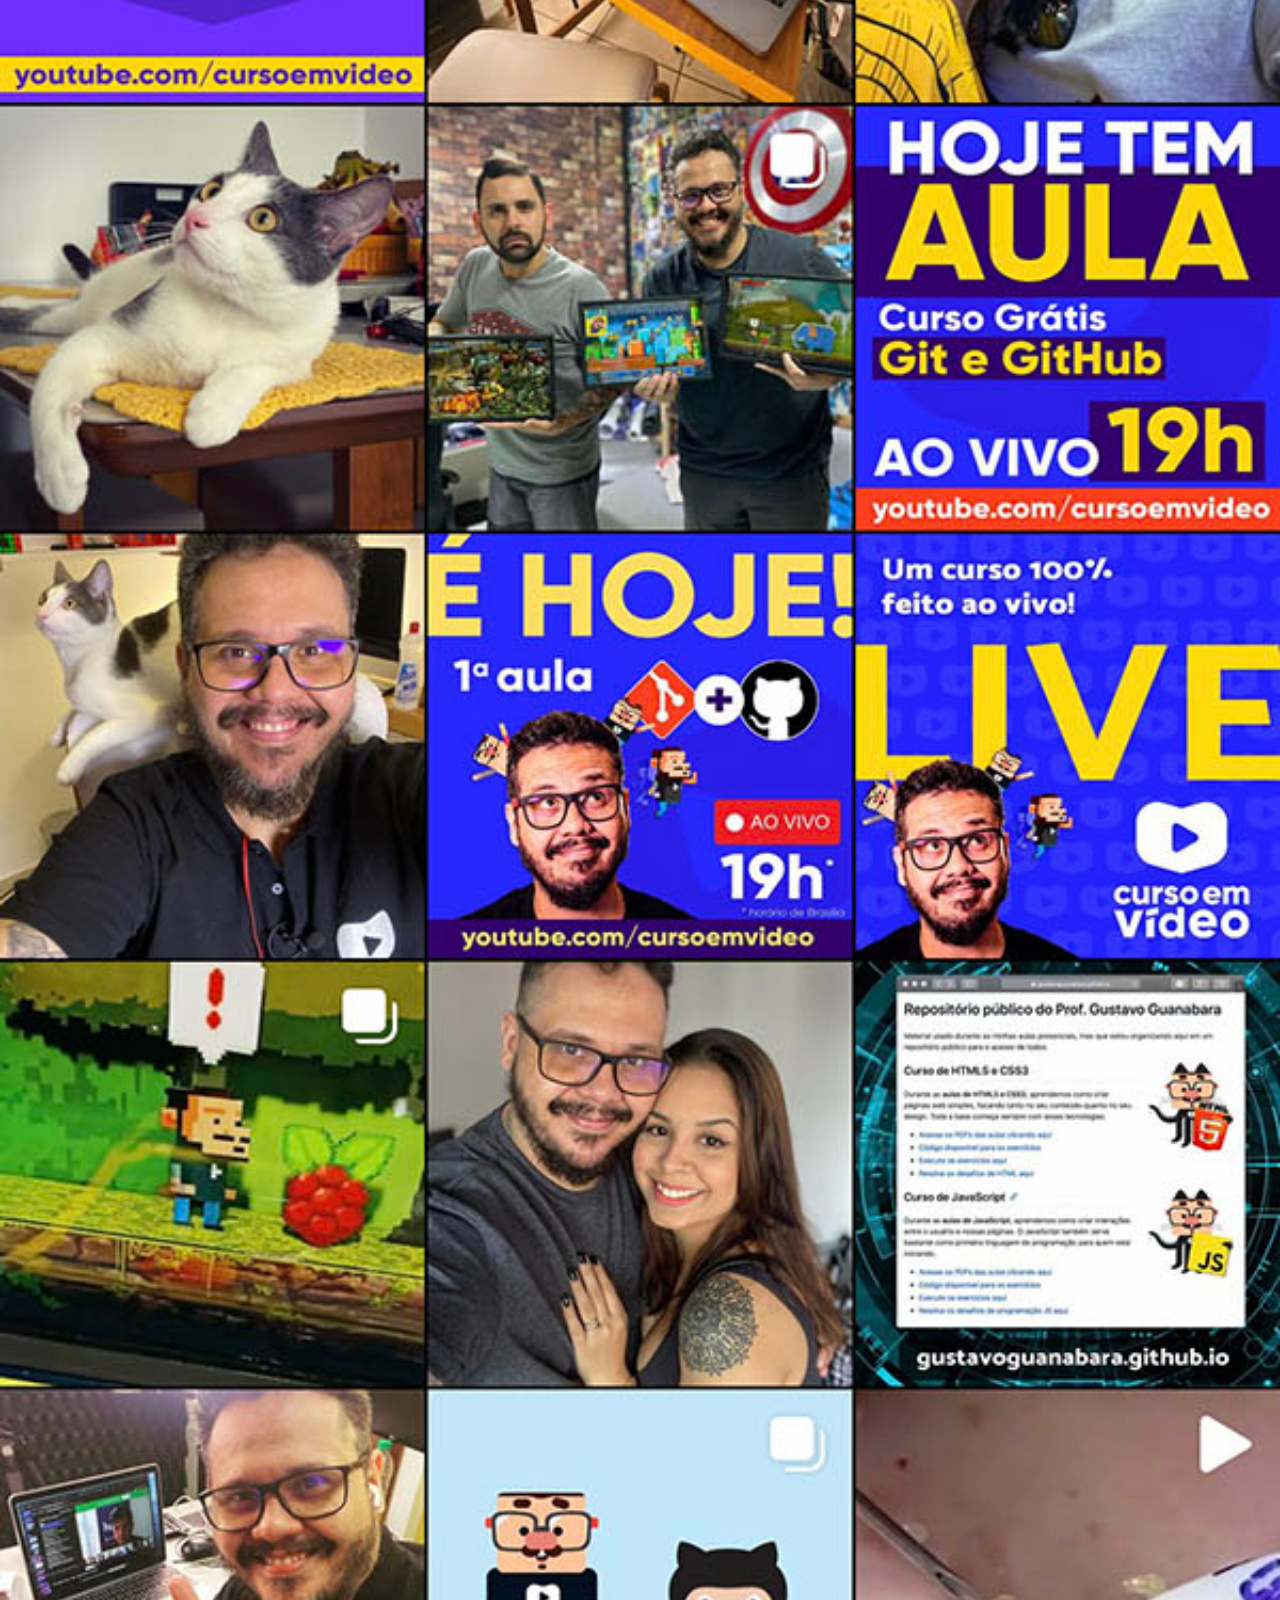
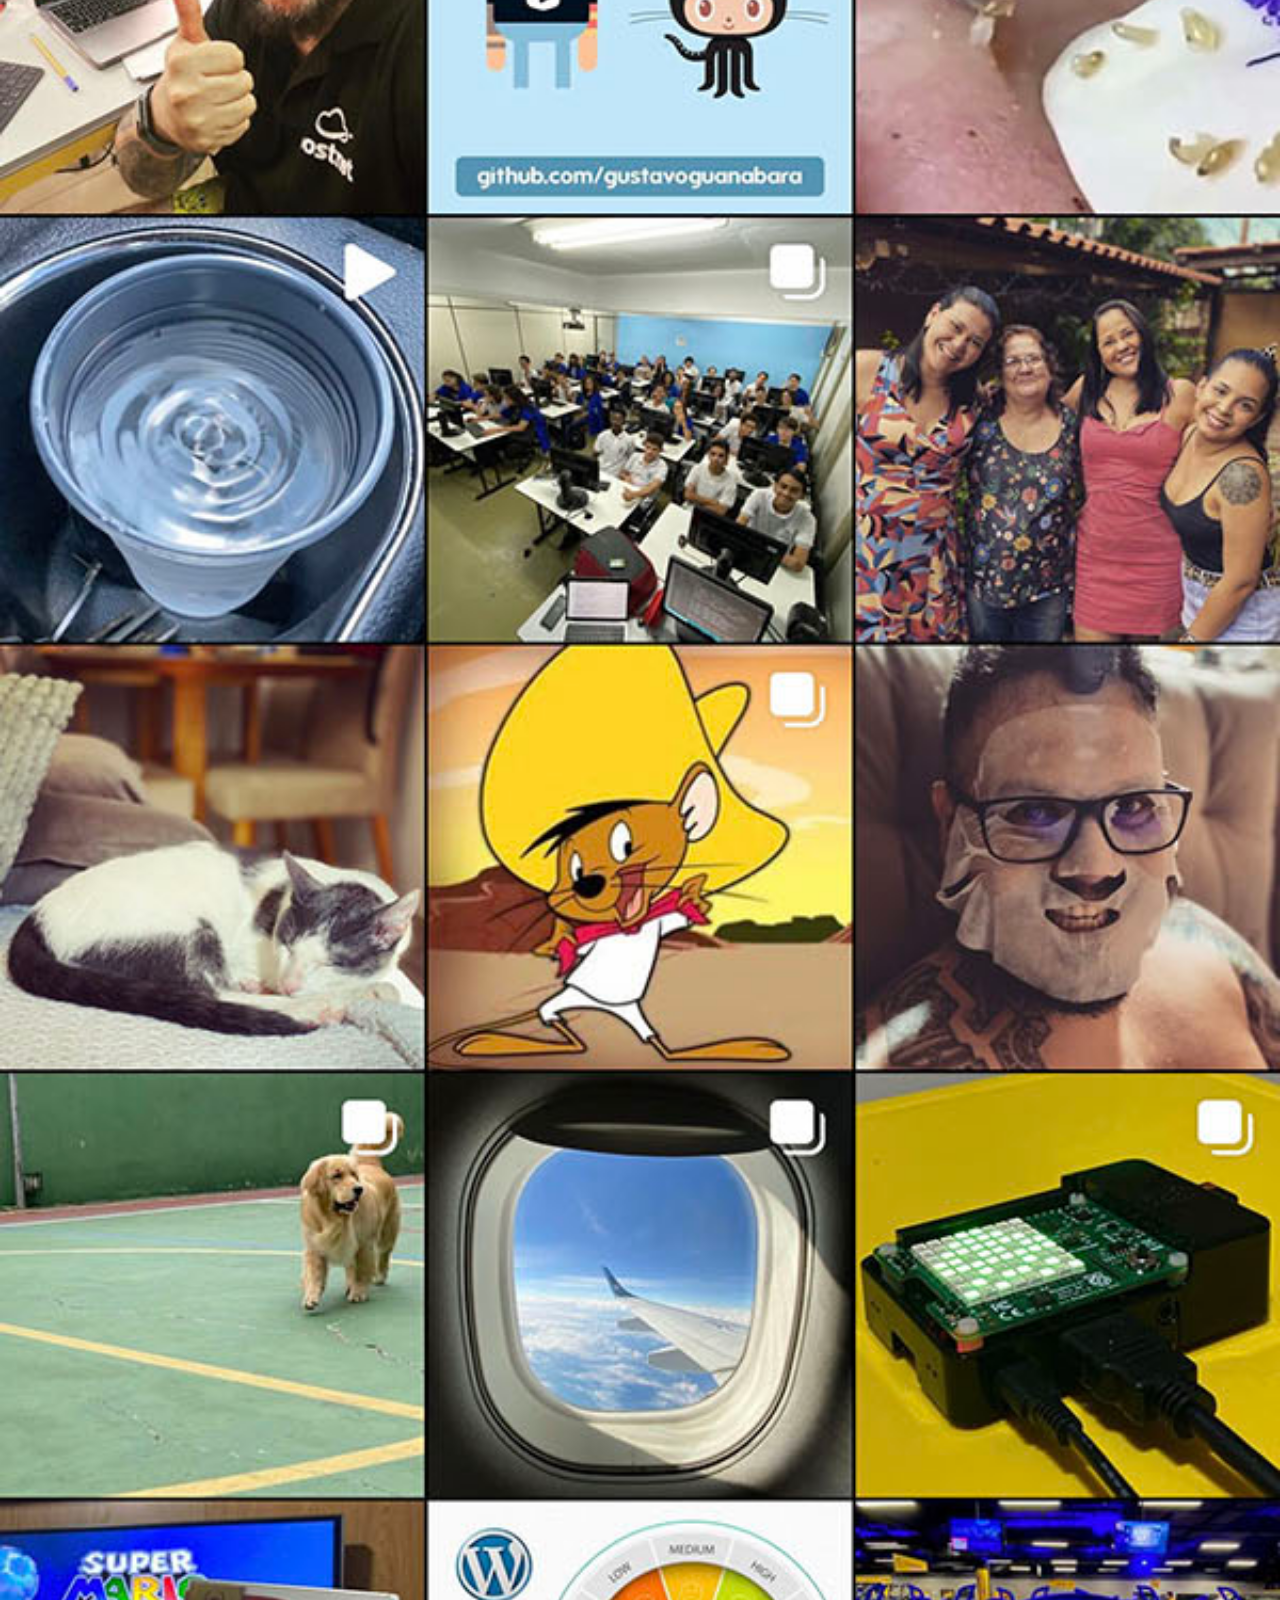
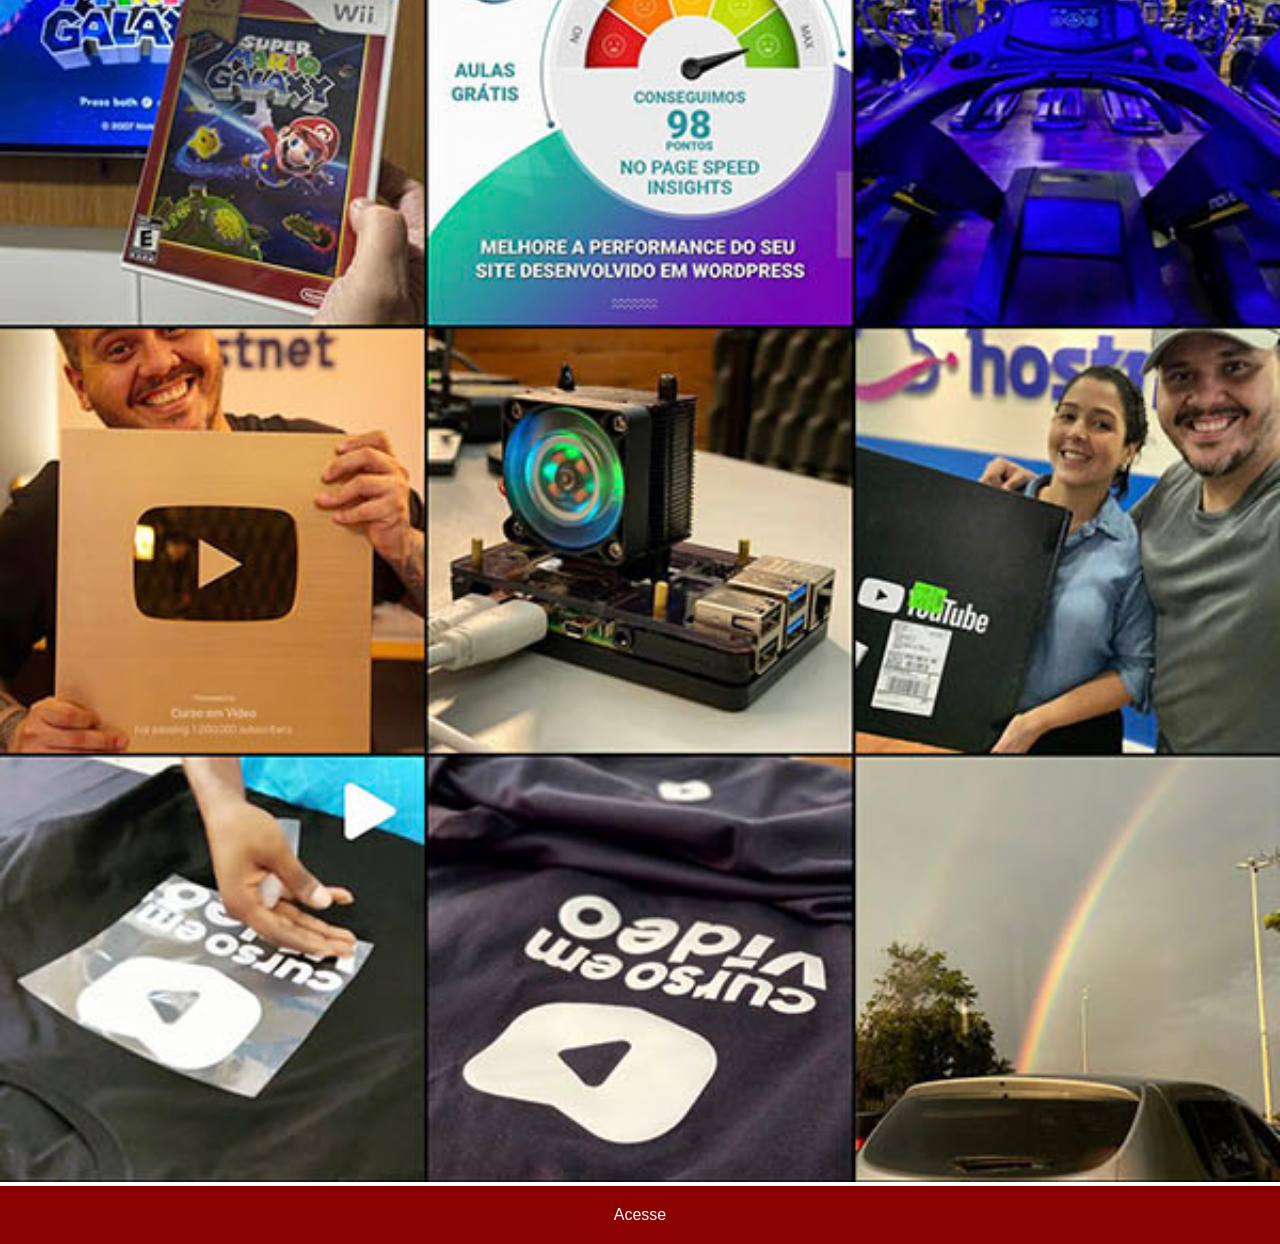
<file: instagram.html>
<!DOCTYPE html>
<html lang="pt-br">
<head>
    <meta charset="UTF-8">
    <meta name="viewport" content="width=device-width, initial-scale=1.0">
    <title>Instagram</title>
    <link rel="stylesheet" href="estilos/social.css">
</head>
<body>
    <img src="imagens/tela-instagram.jpg" alt="Instagram">
    <a href="https://www.instagram.com/cursoemvideo/" target="_blank">Acesse</a>
</body>
</html>
</file>
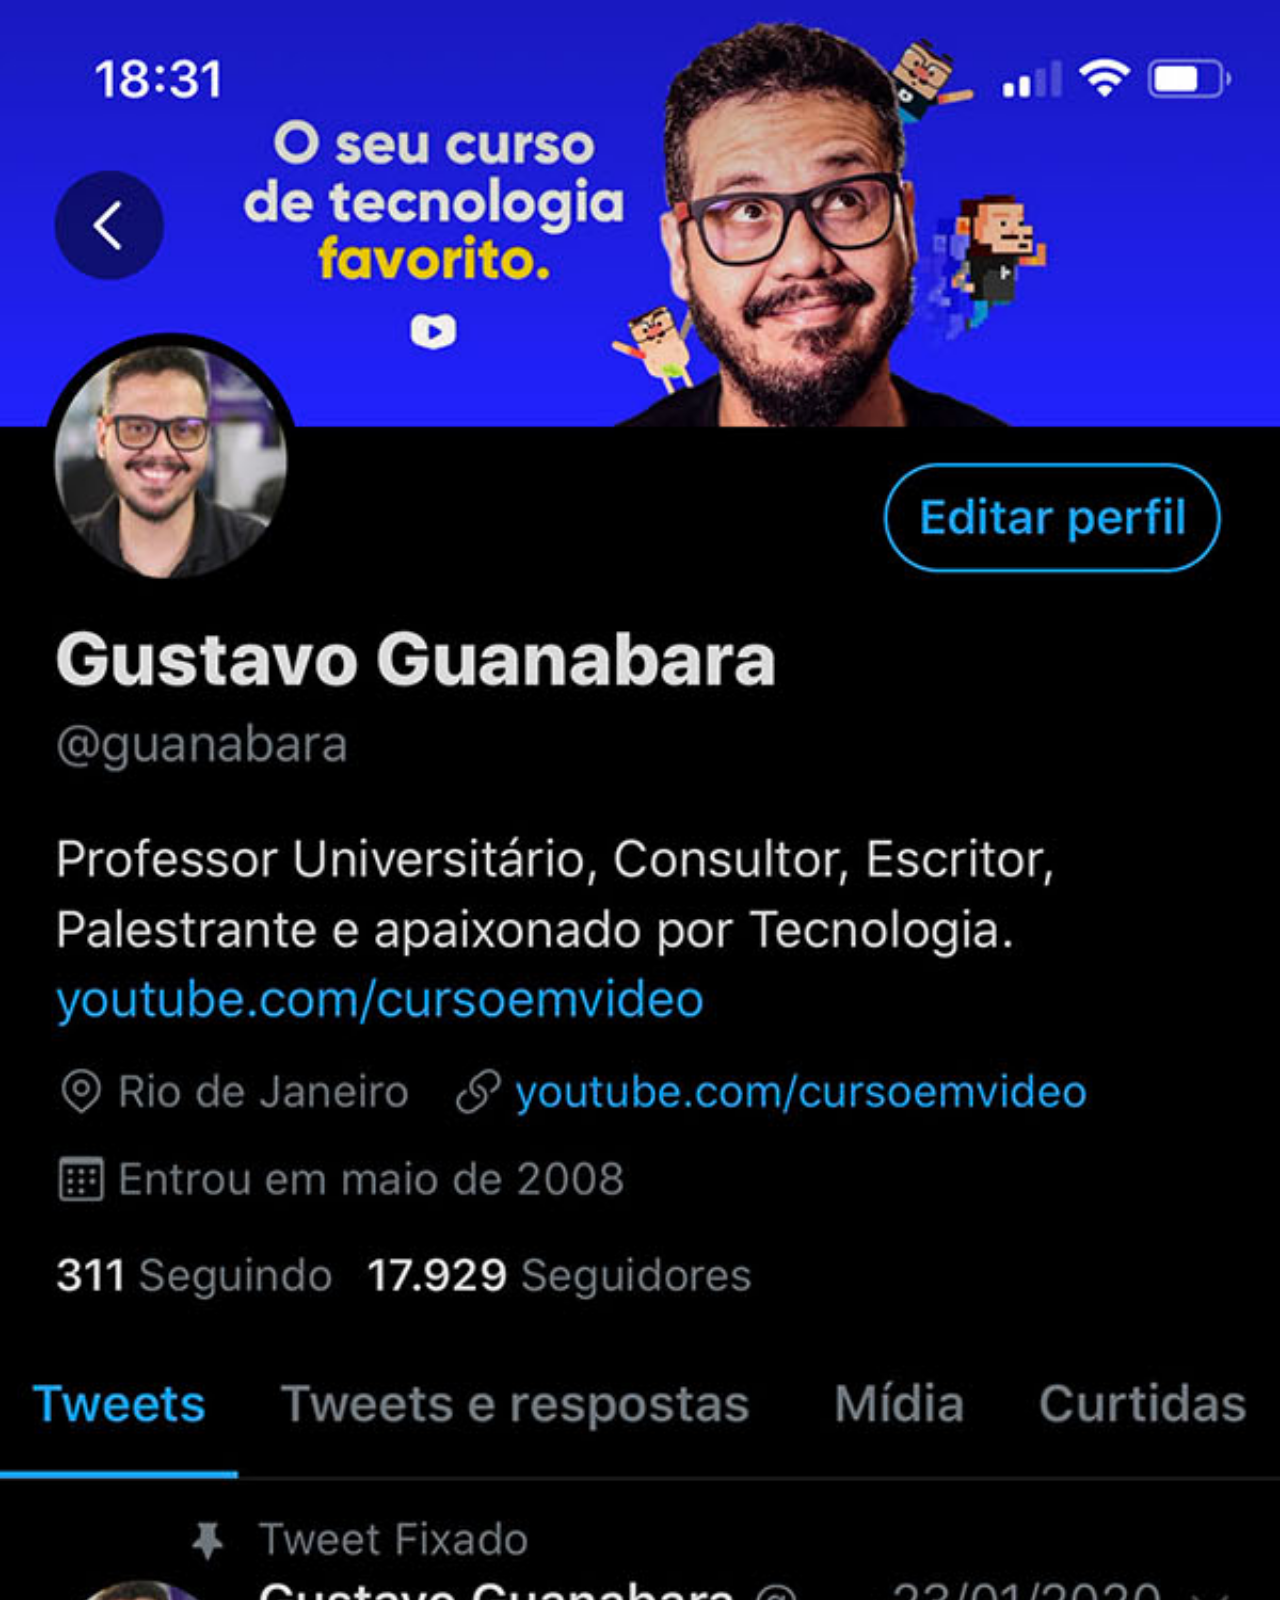
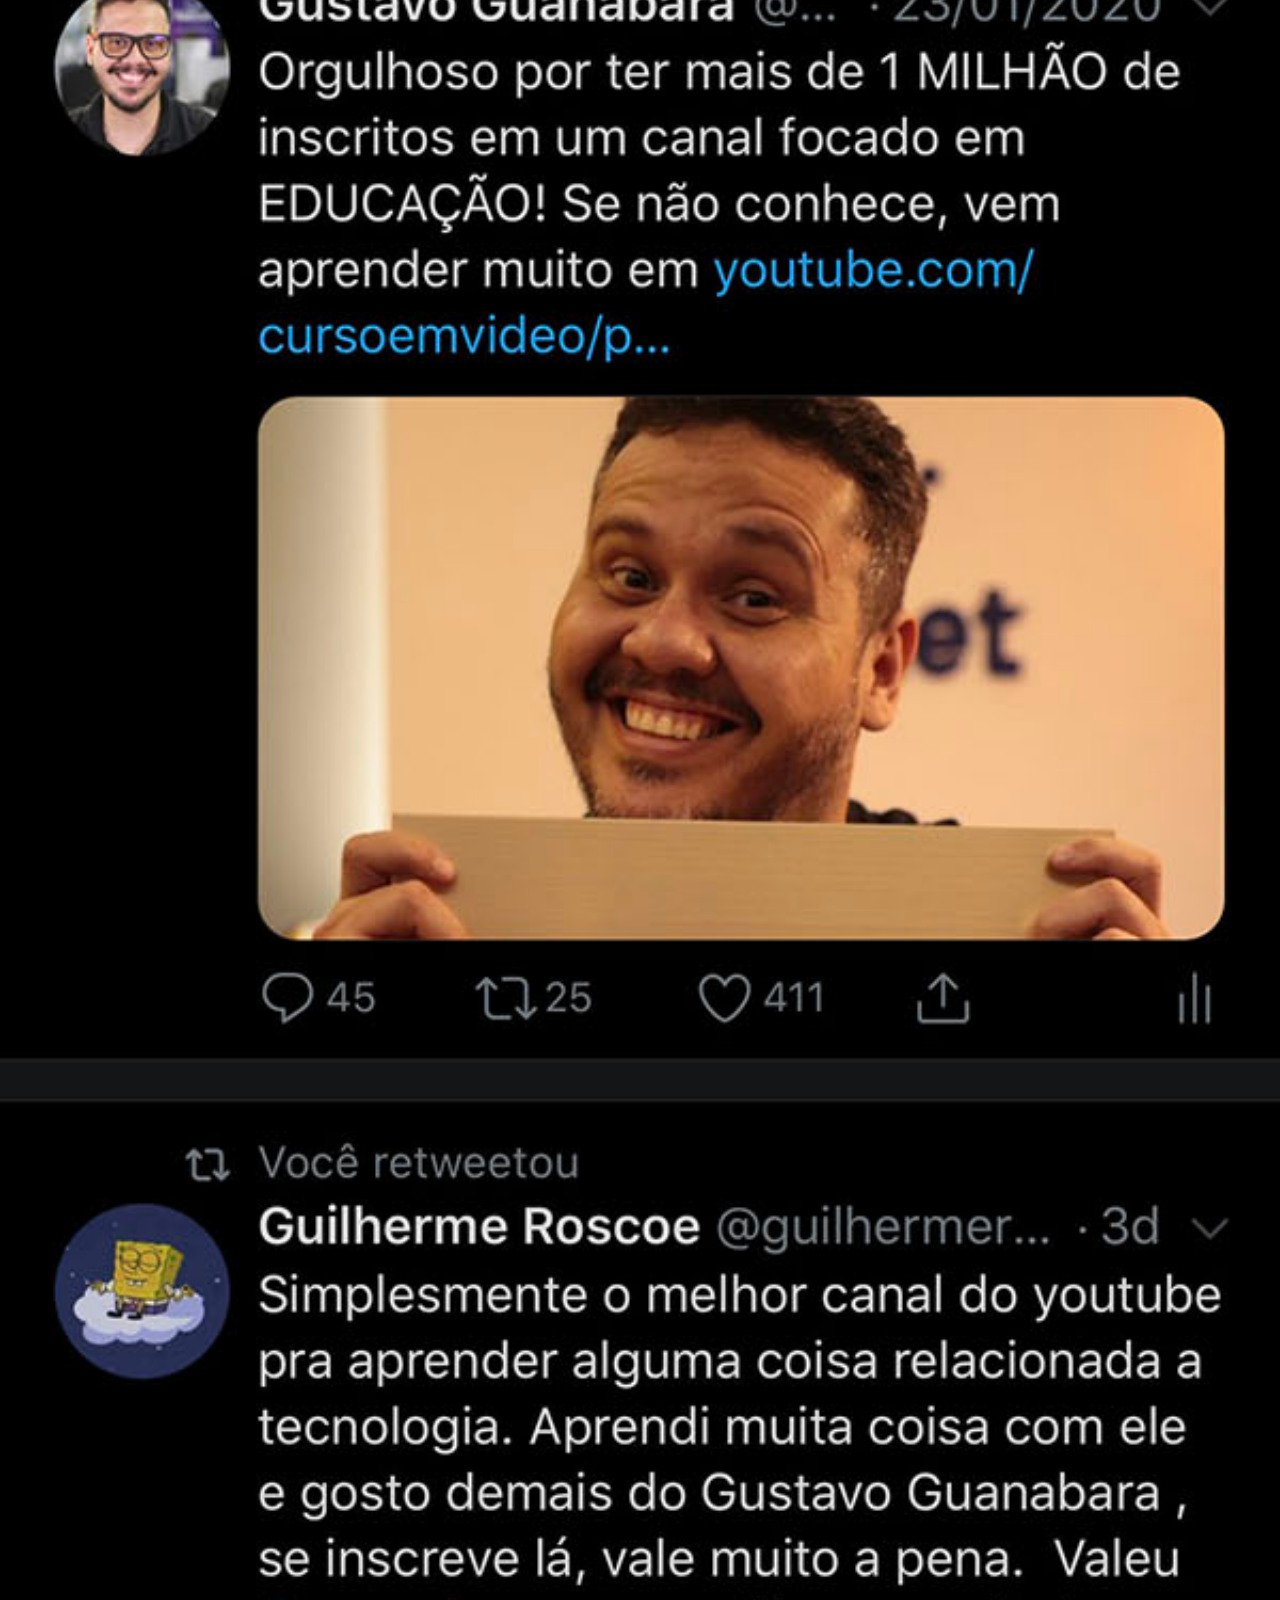
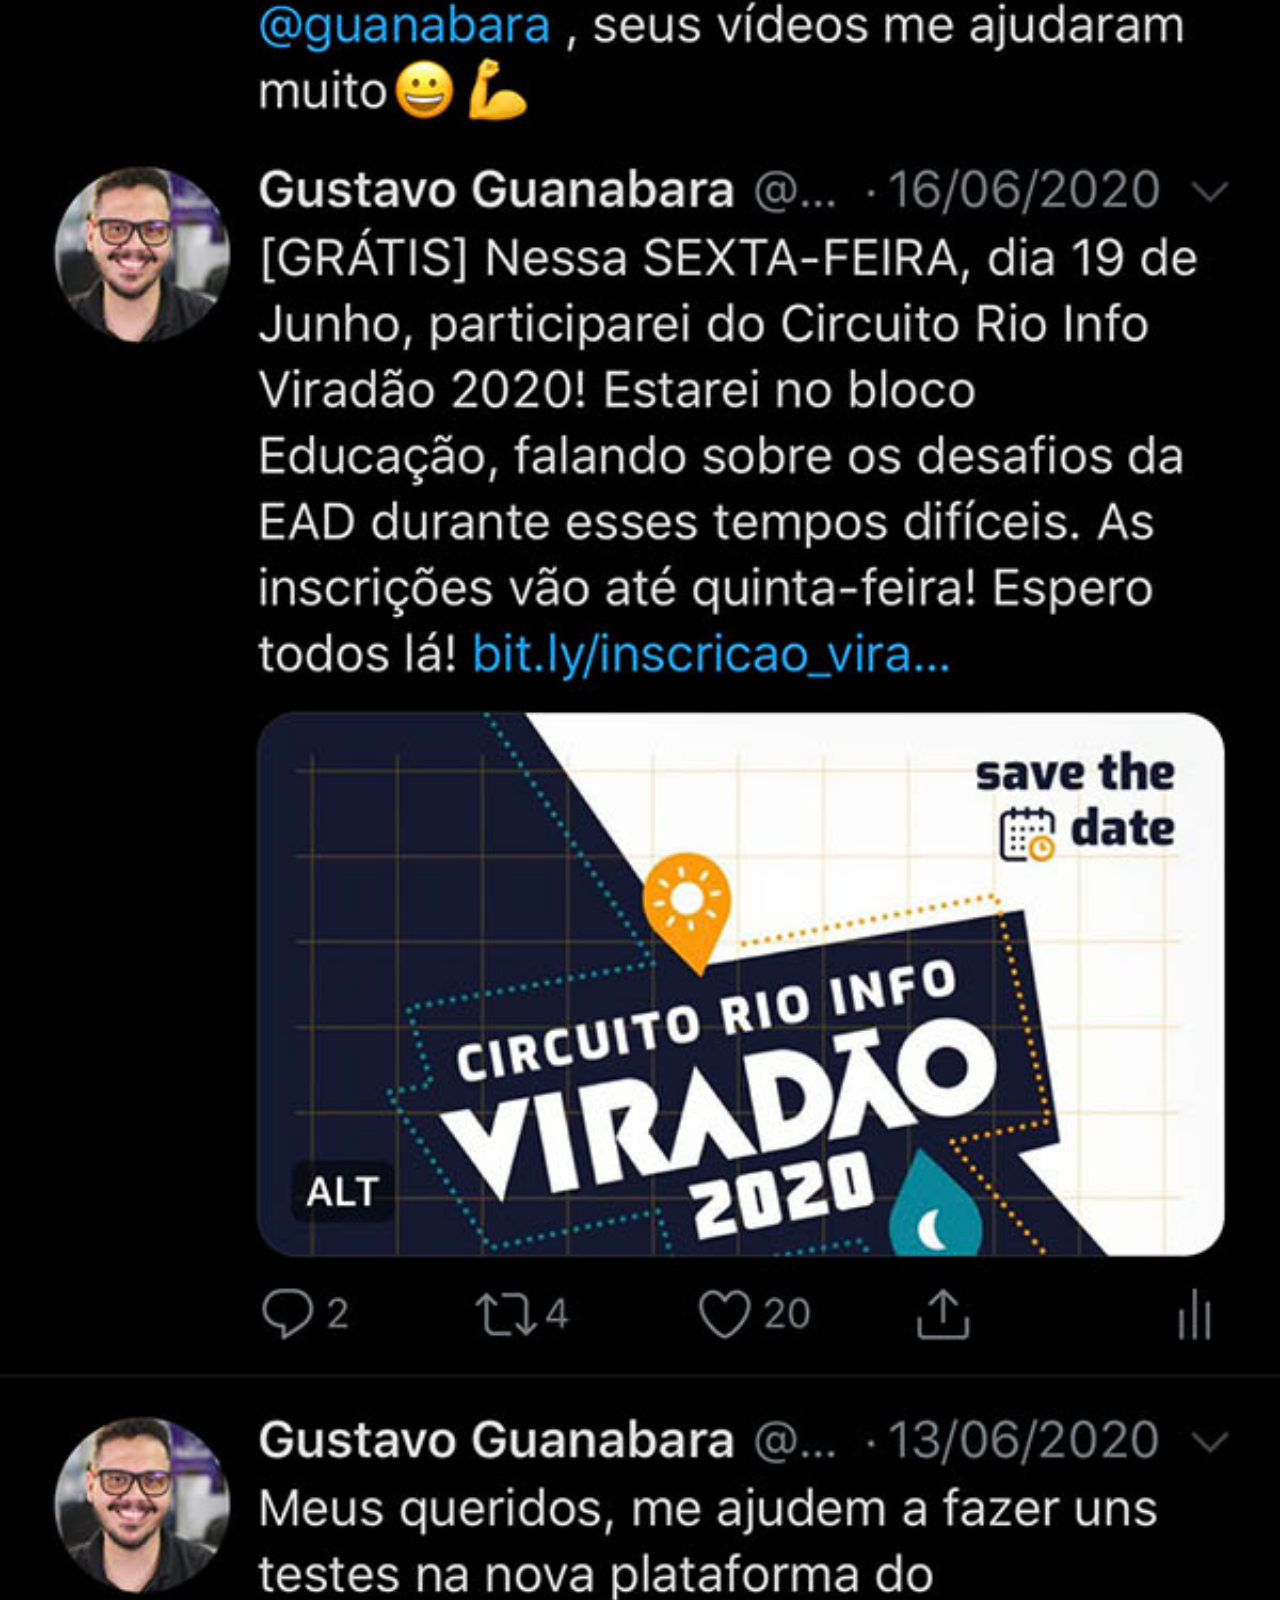
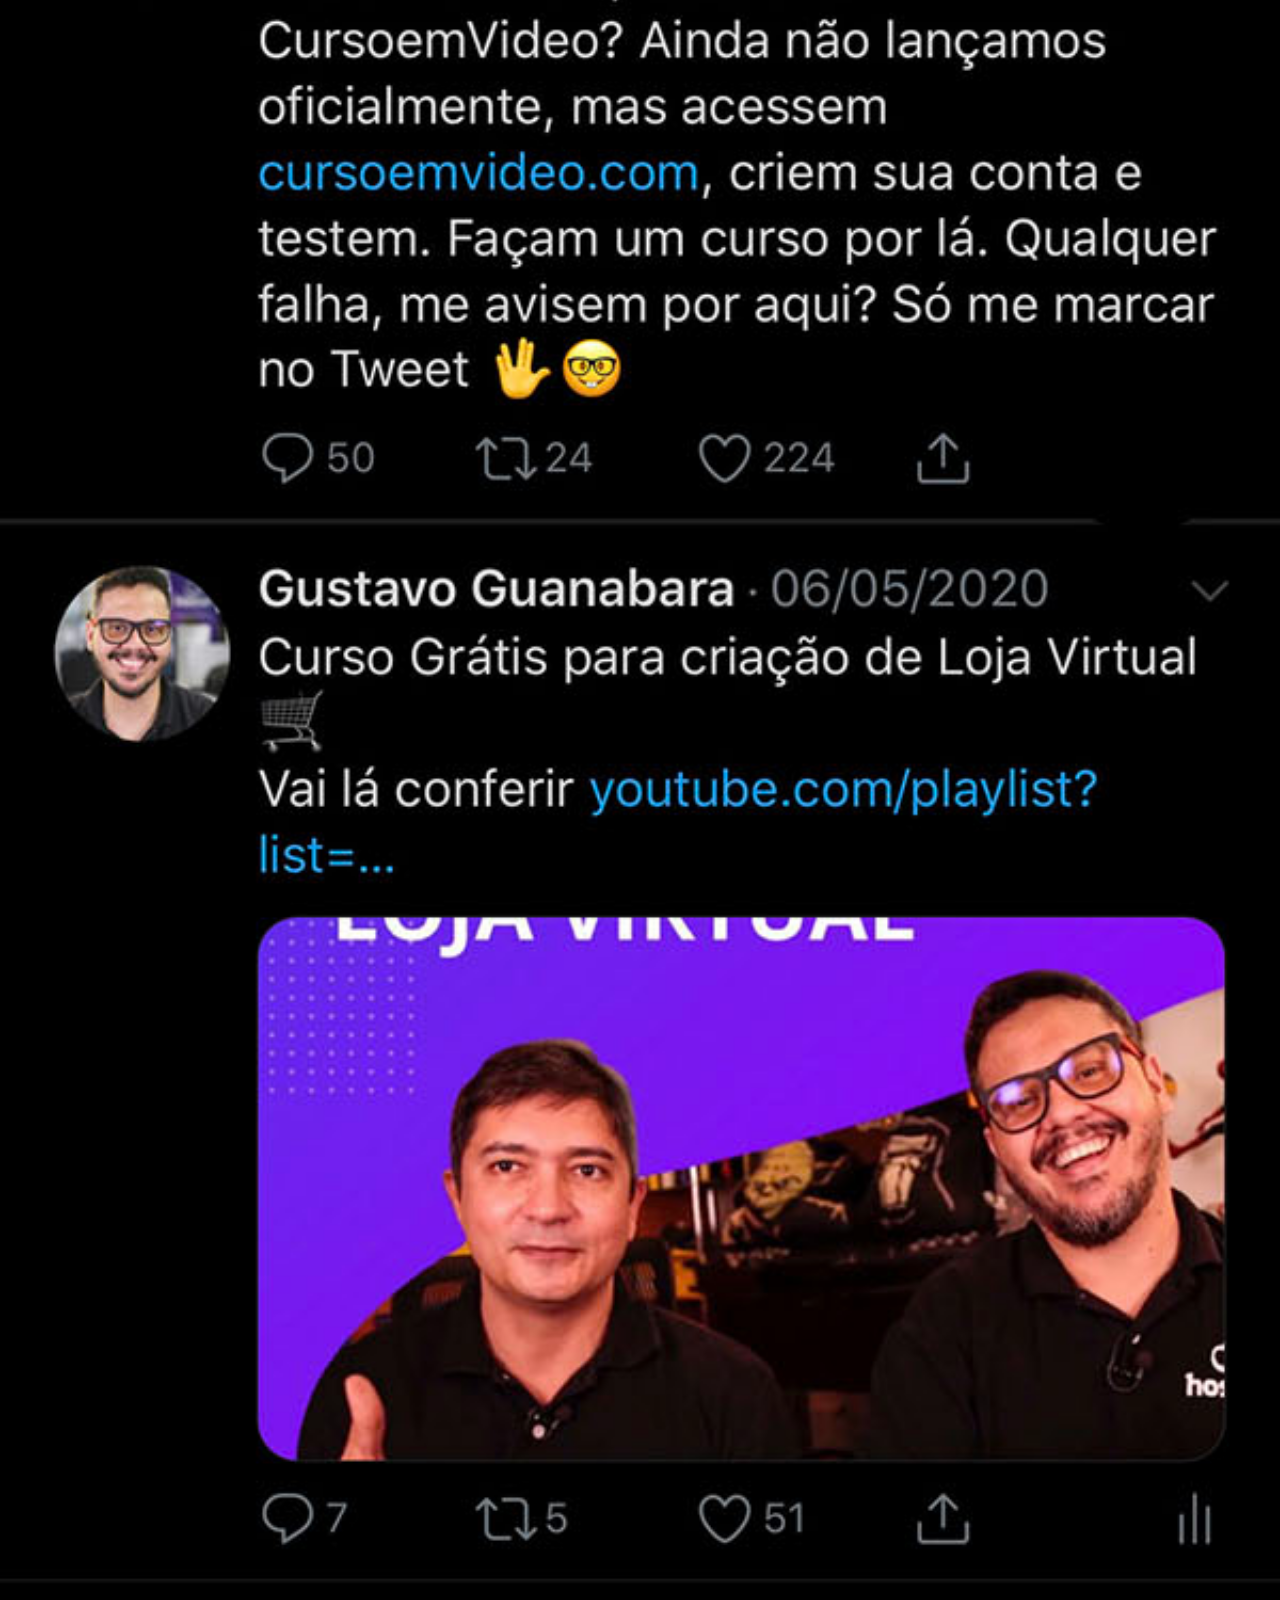
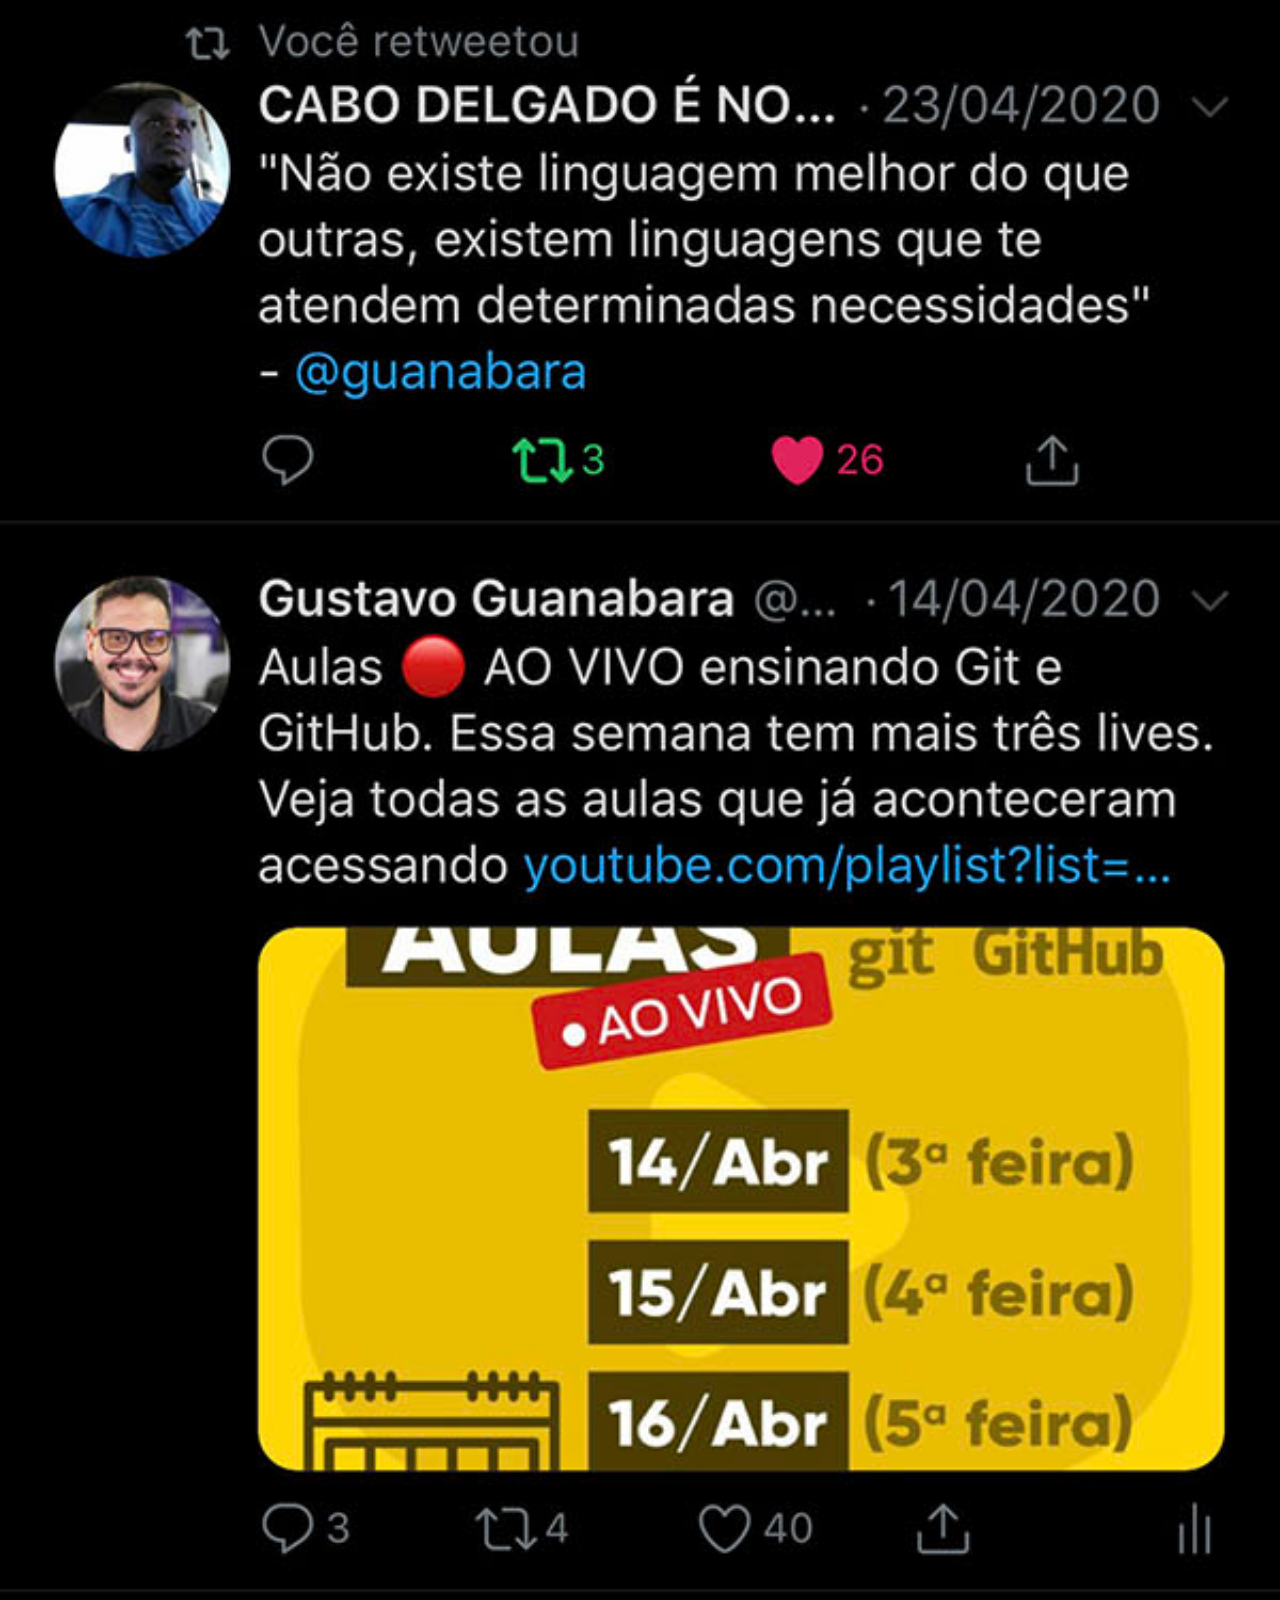
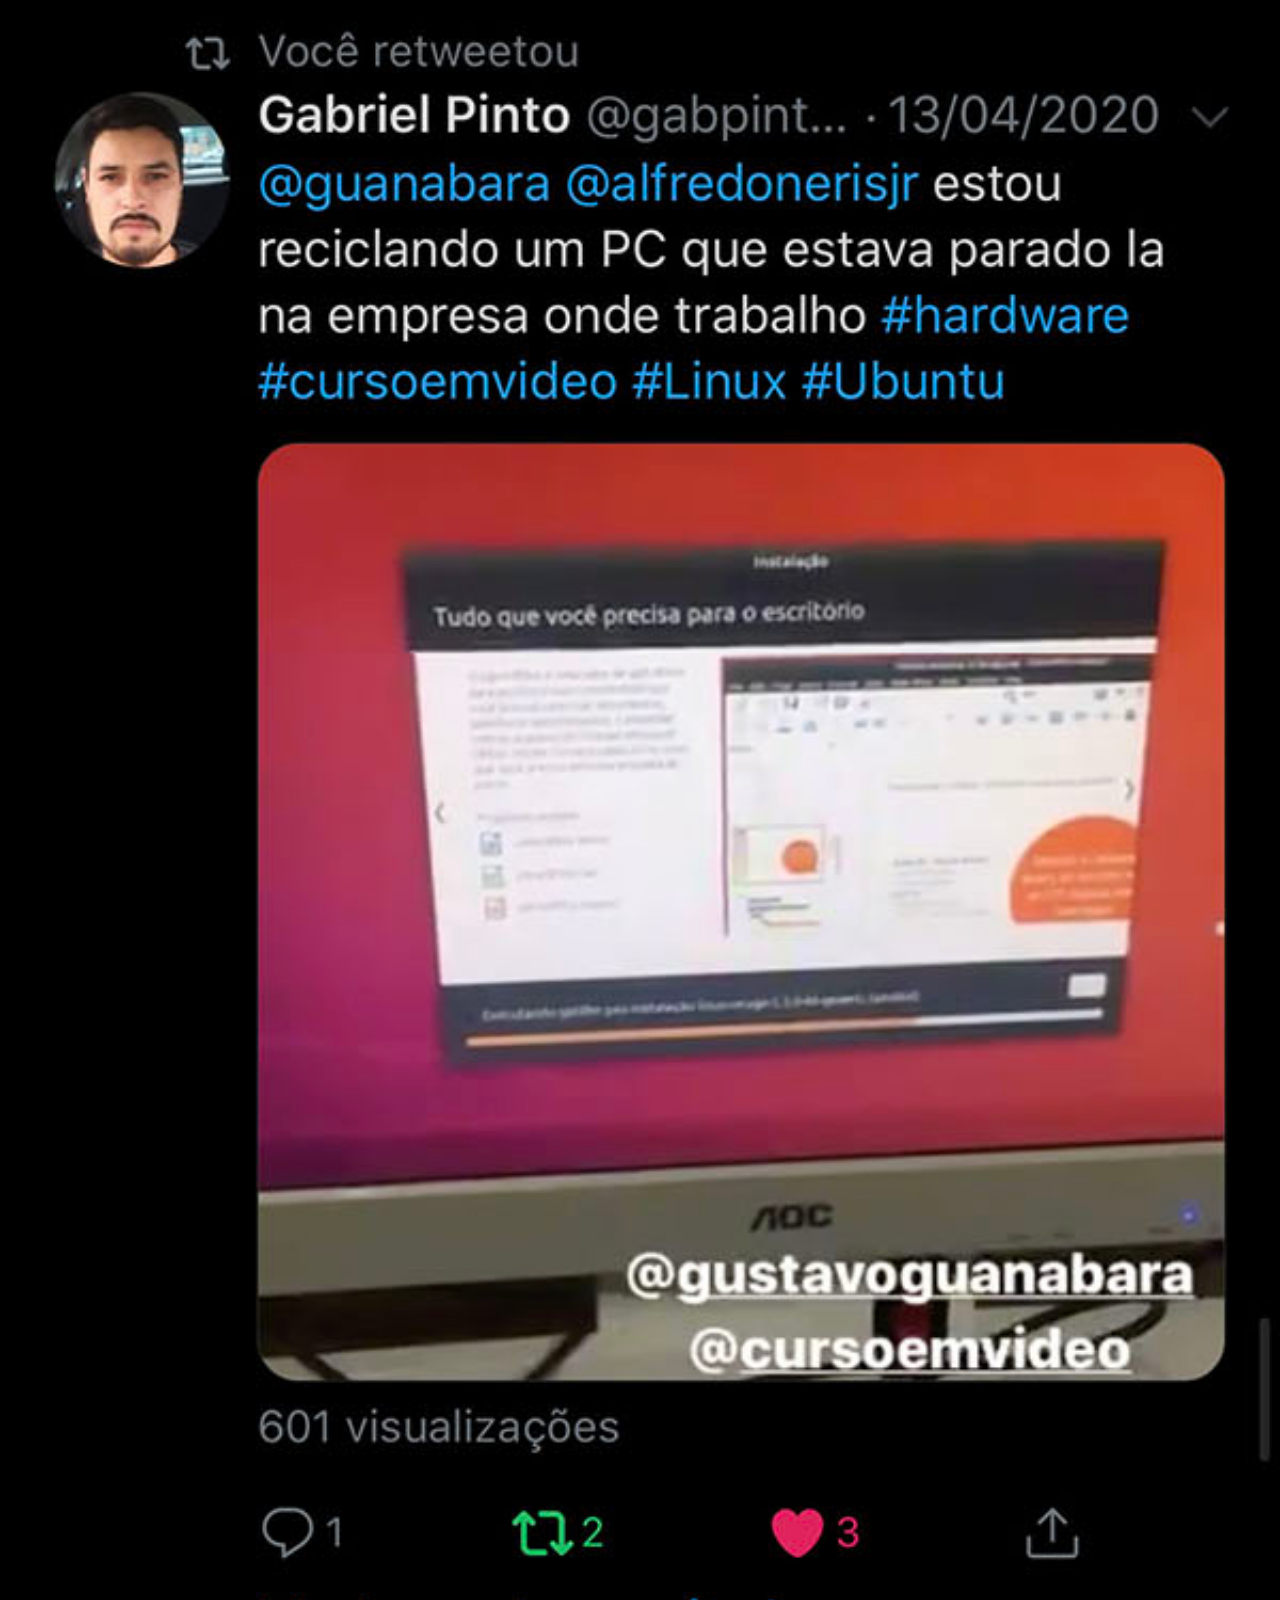
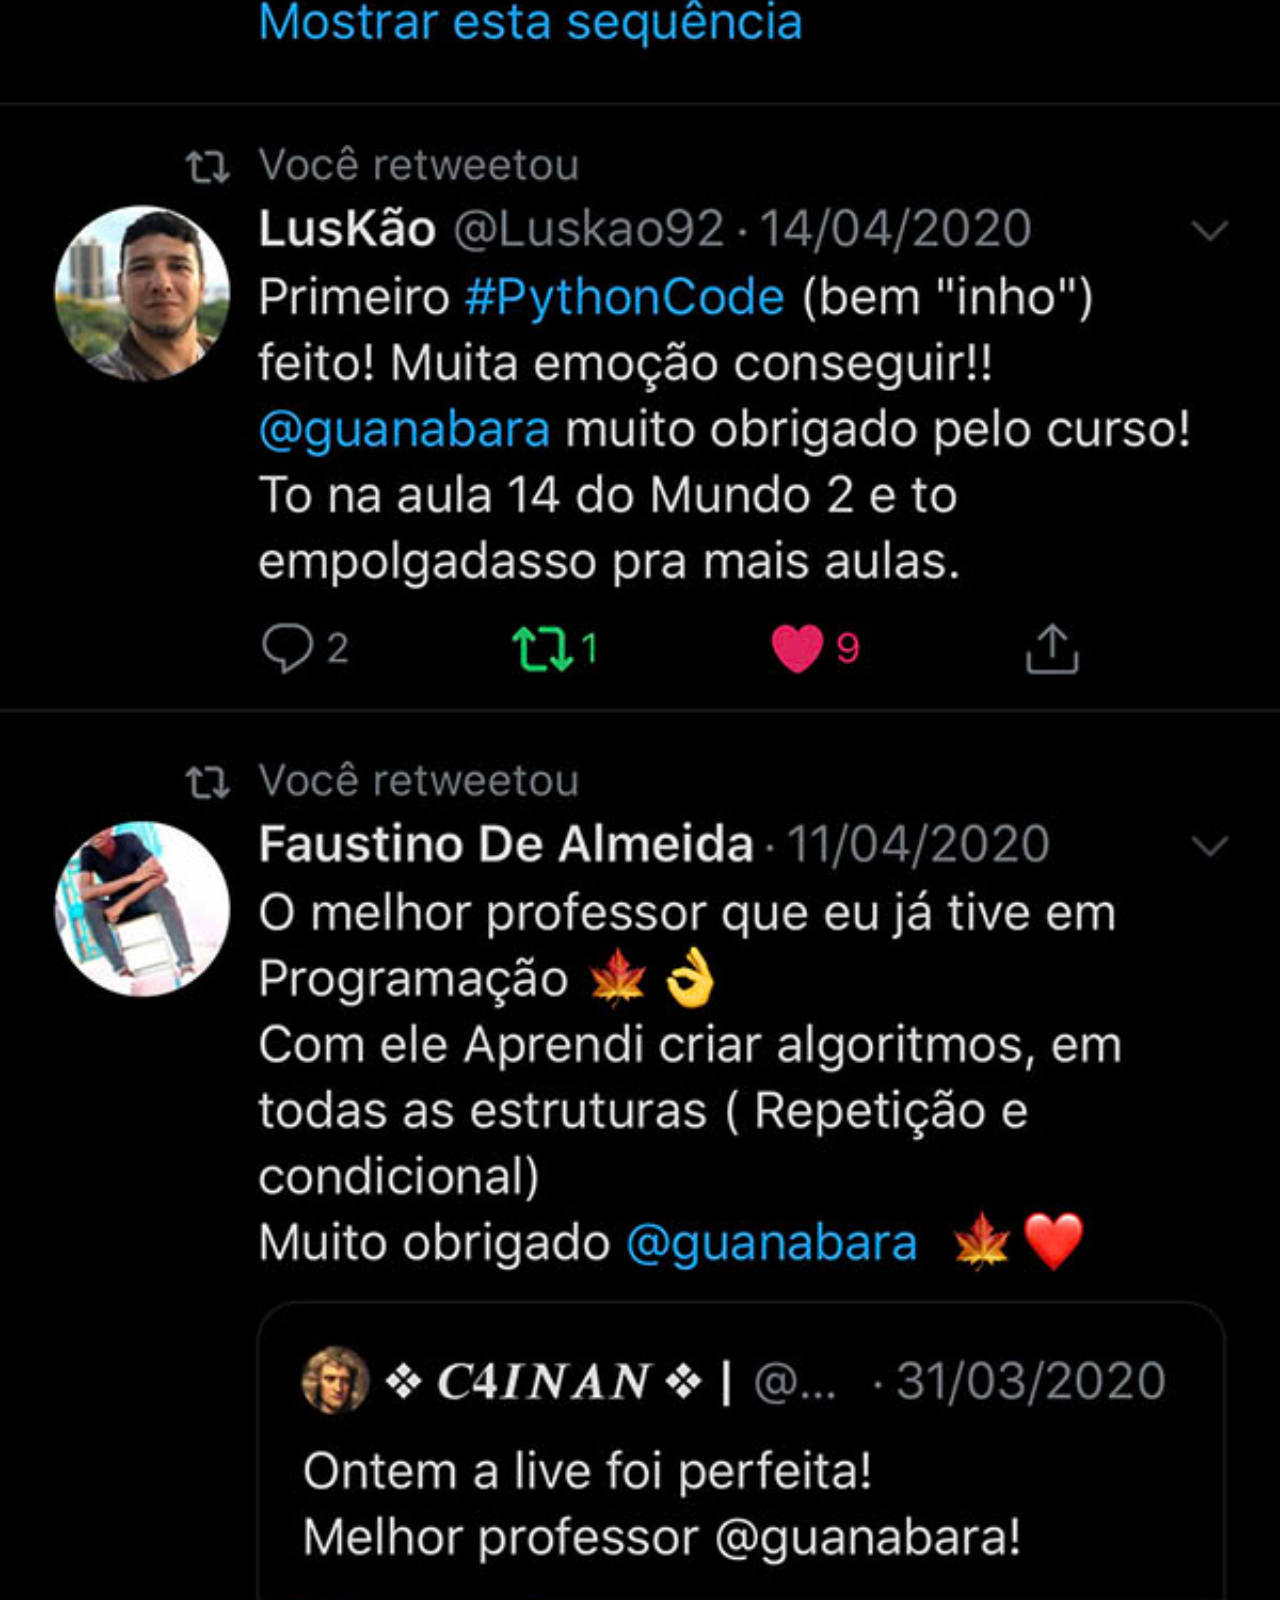
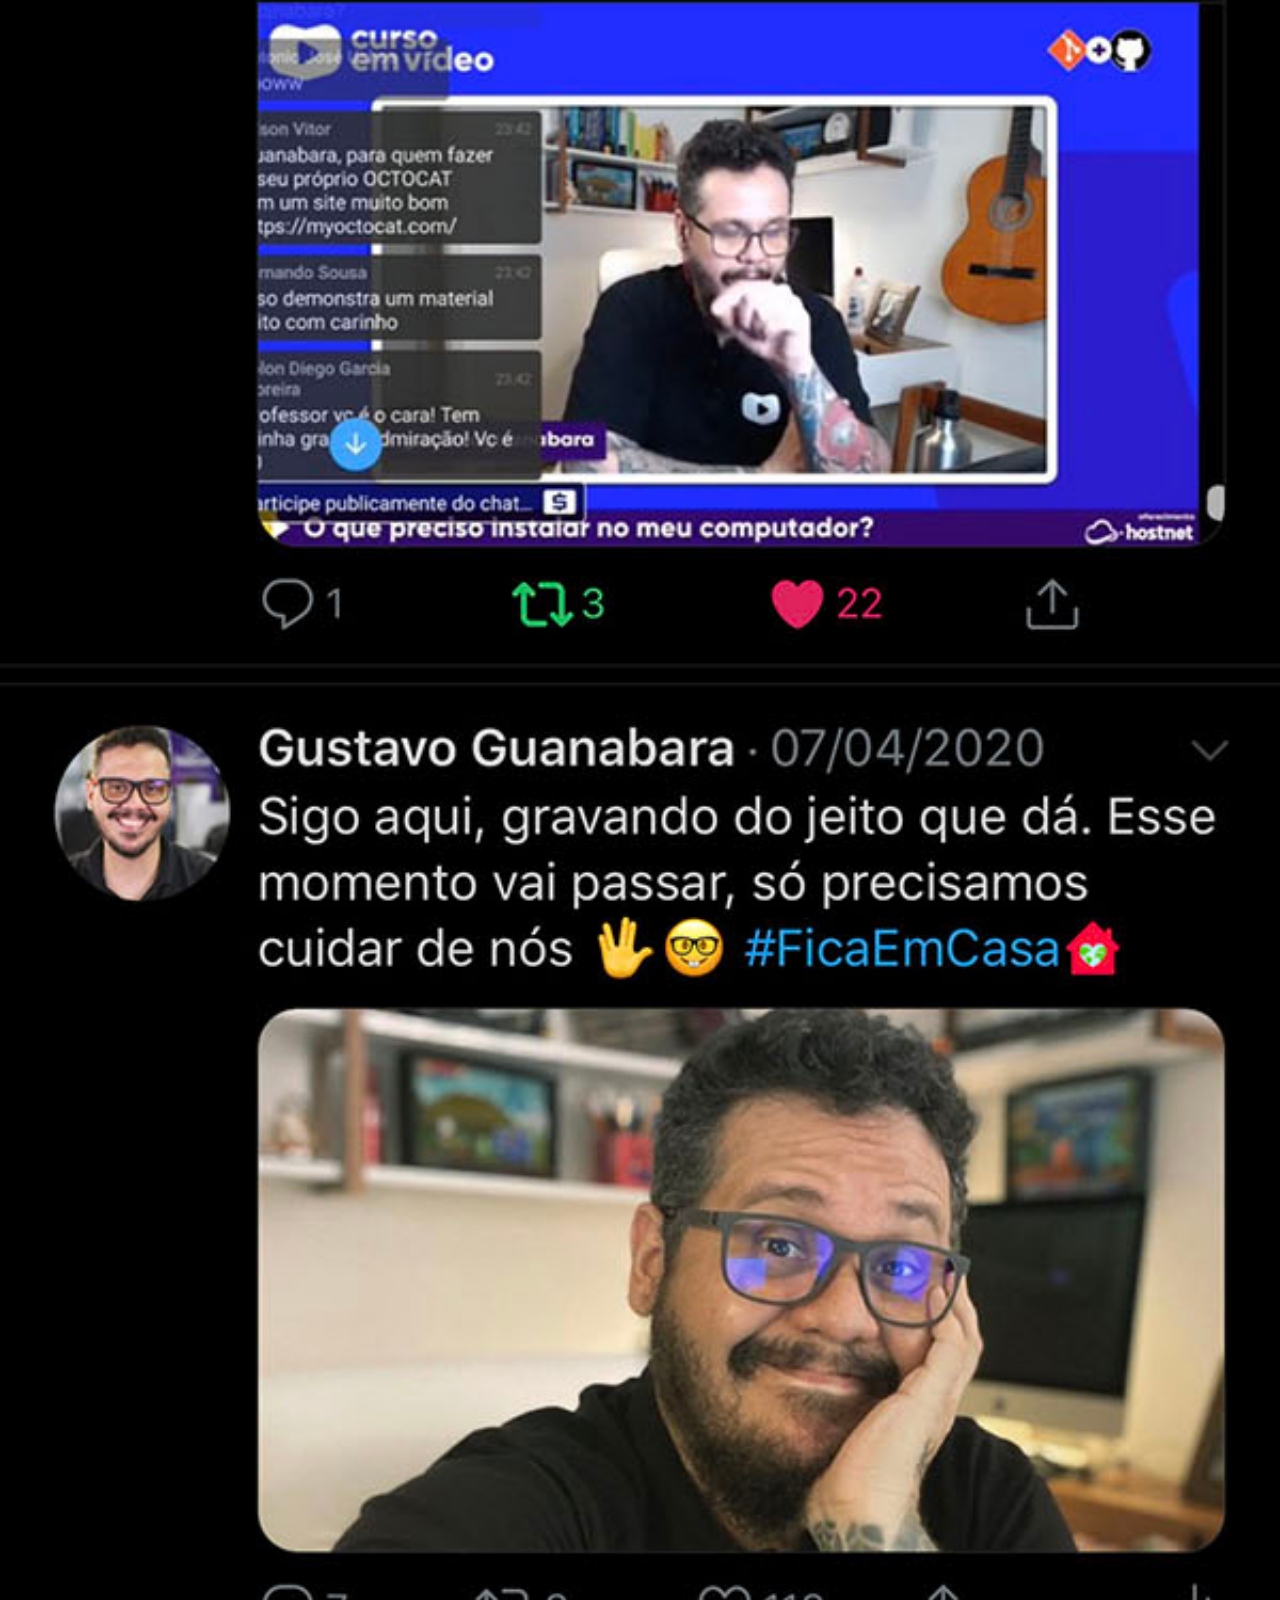
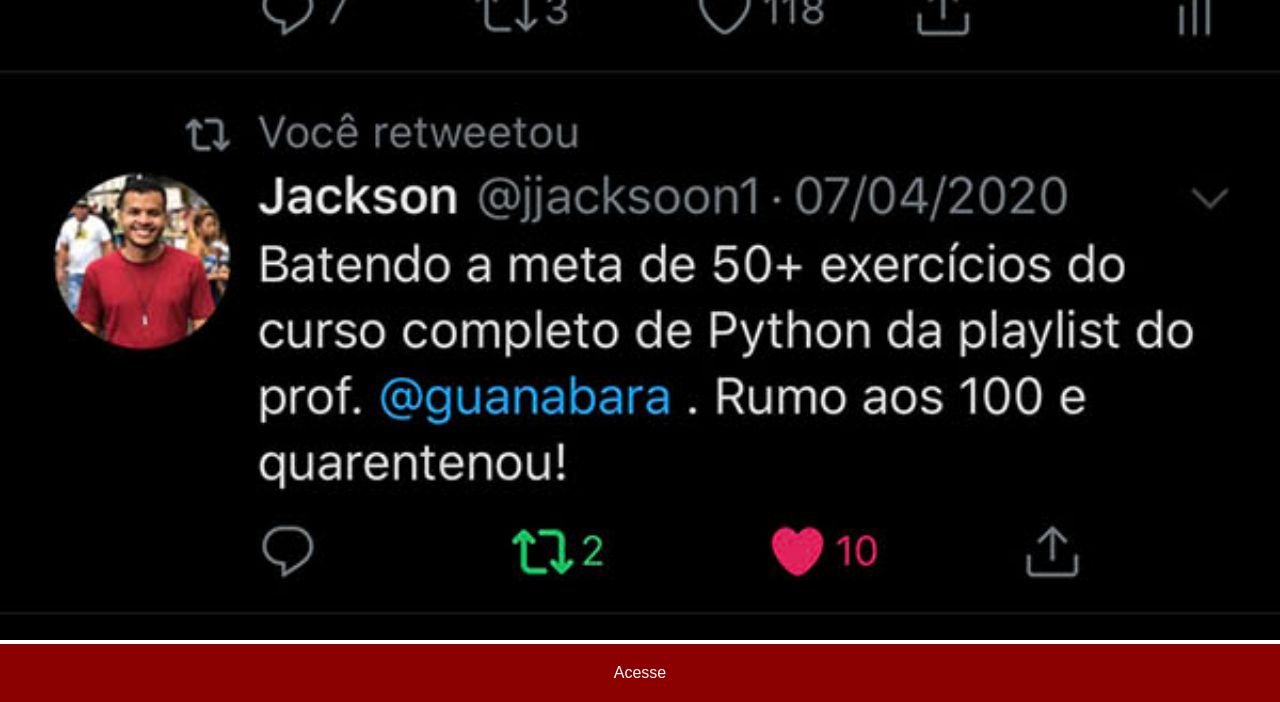
<file: twitter.html>
<!DOCTYPE html>
<html lang="pt-br">
<head>
    <meta charset="UTF-8">
    <meta name="viewport" content="width=device-width, initial-scale=1.0">
    <title>Twitter</title>
    <link rel="stylesheet" href="estilos/social.css">
</head>
<body>

    <img src="imagens/tela-twitter.jpg" alt="Twitter">
    <a href="https://x.com/cursosemvideo" target="_blank">Acesse</a>
    
</body>
</html>
</file>
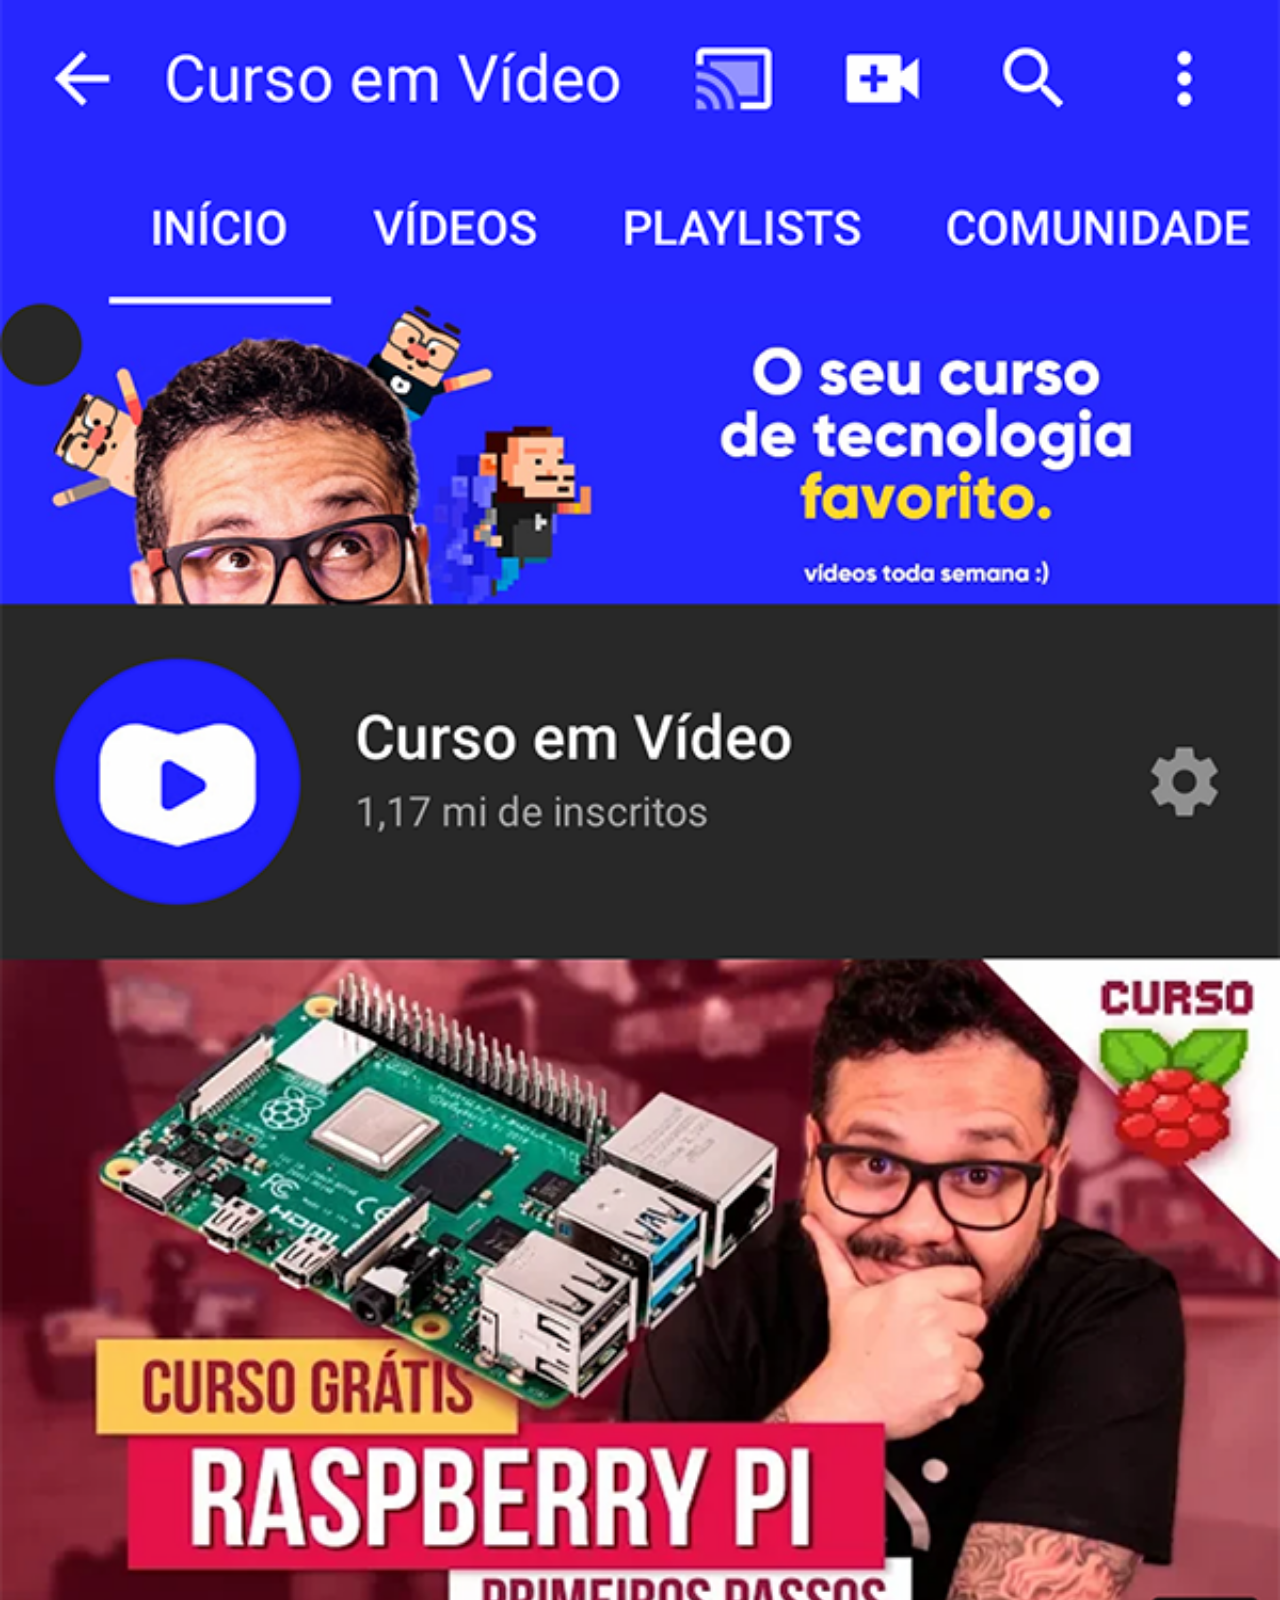
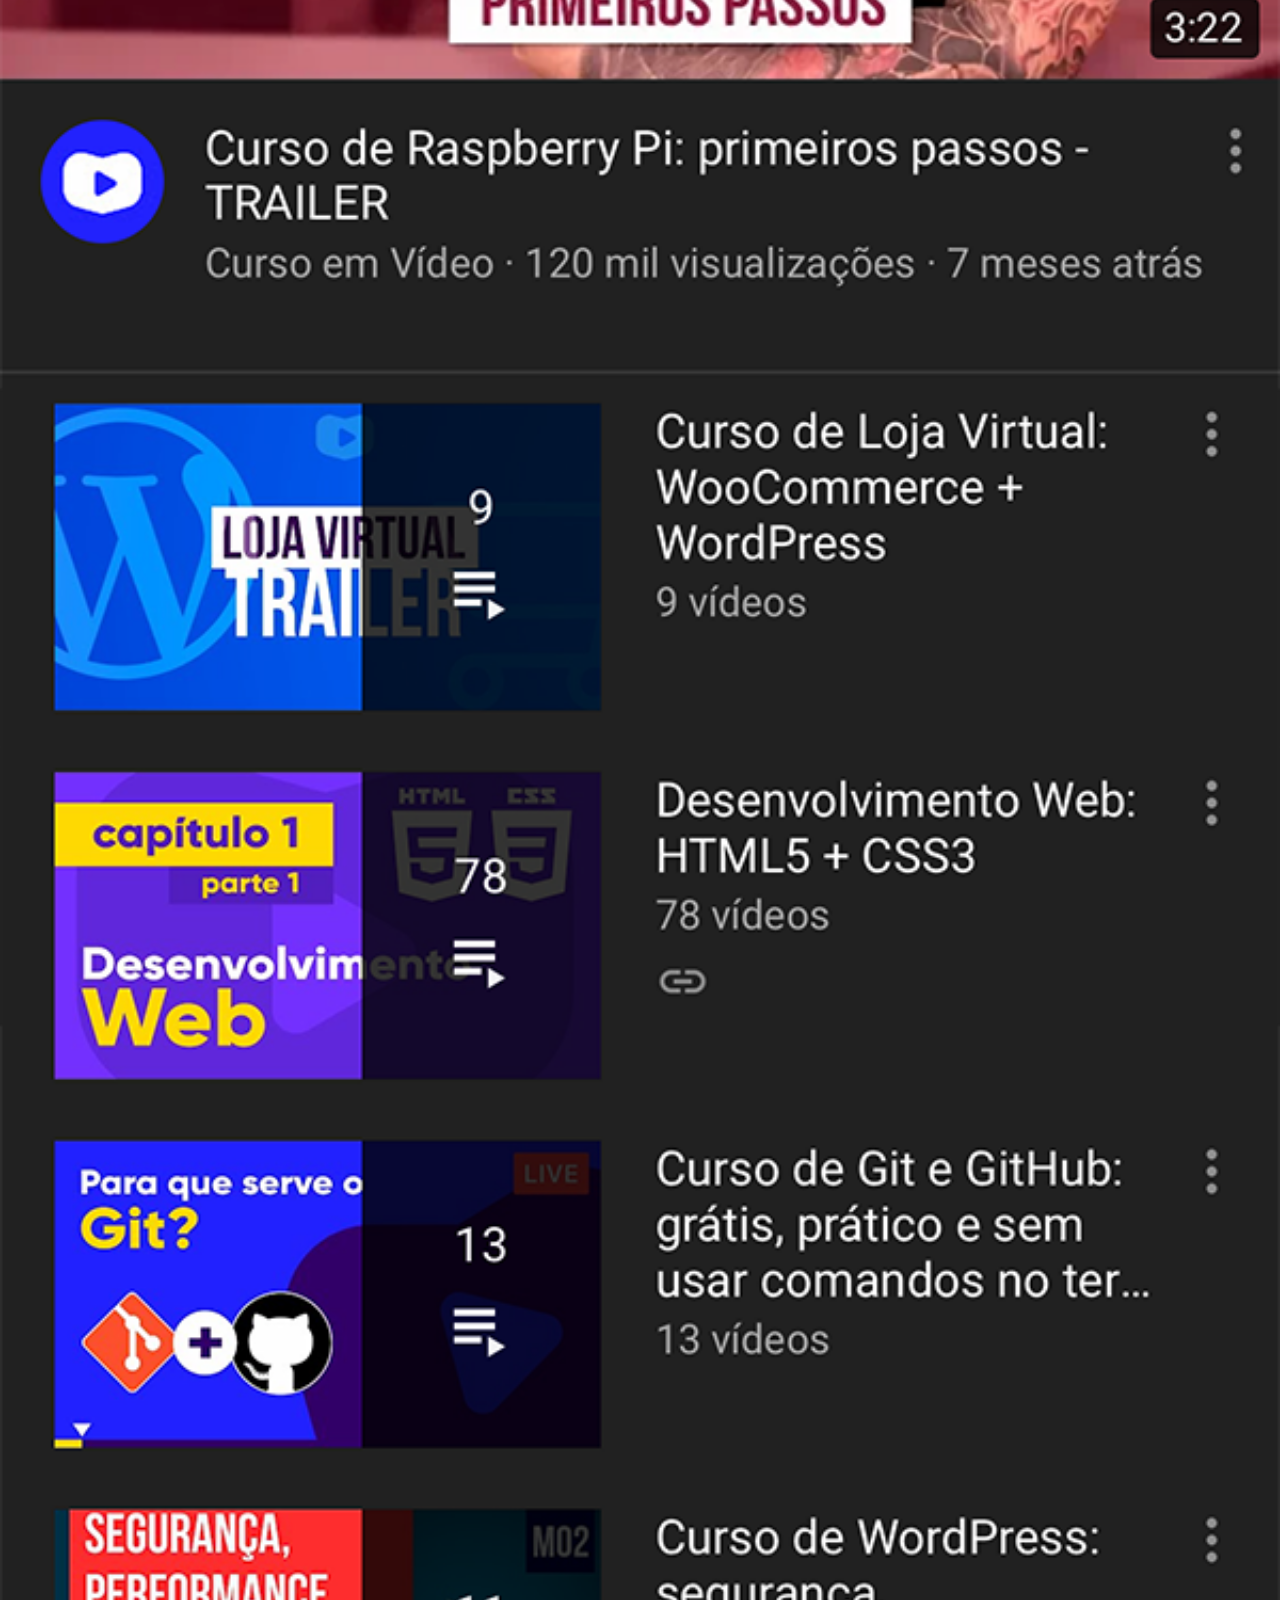
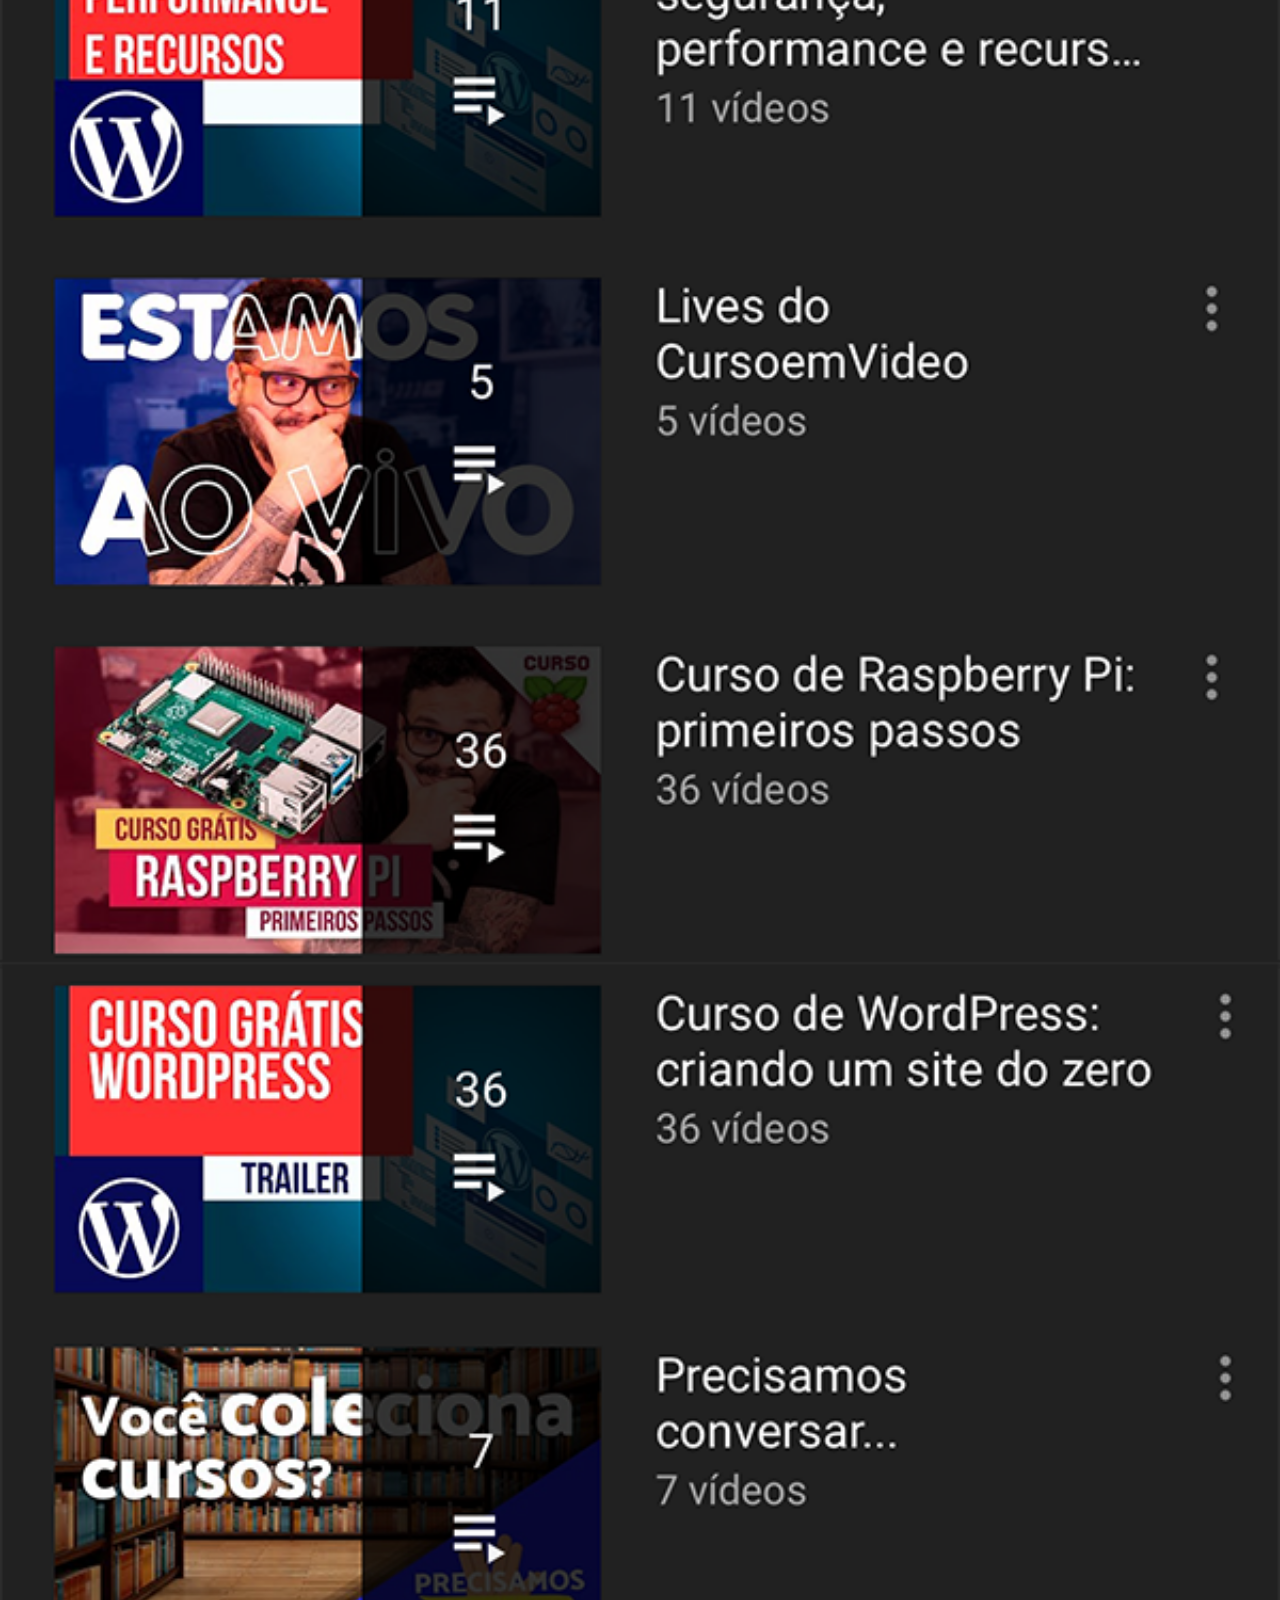
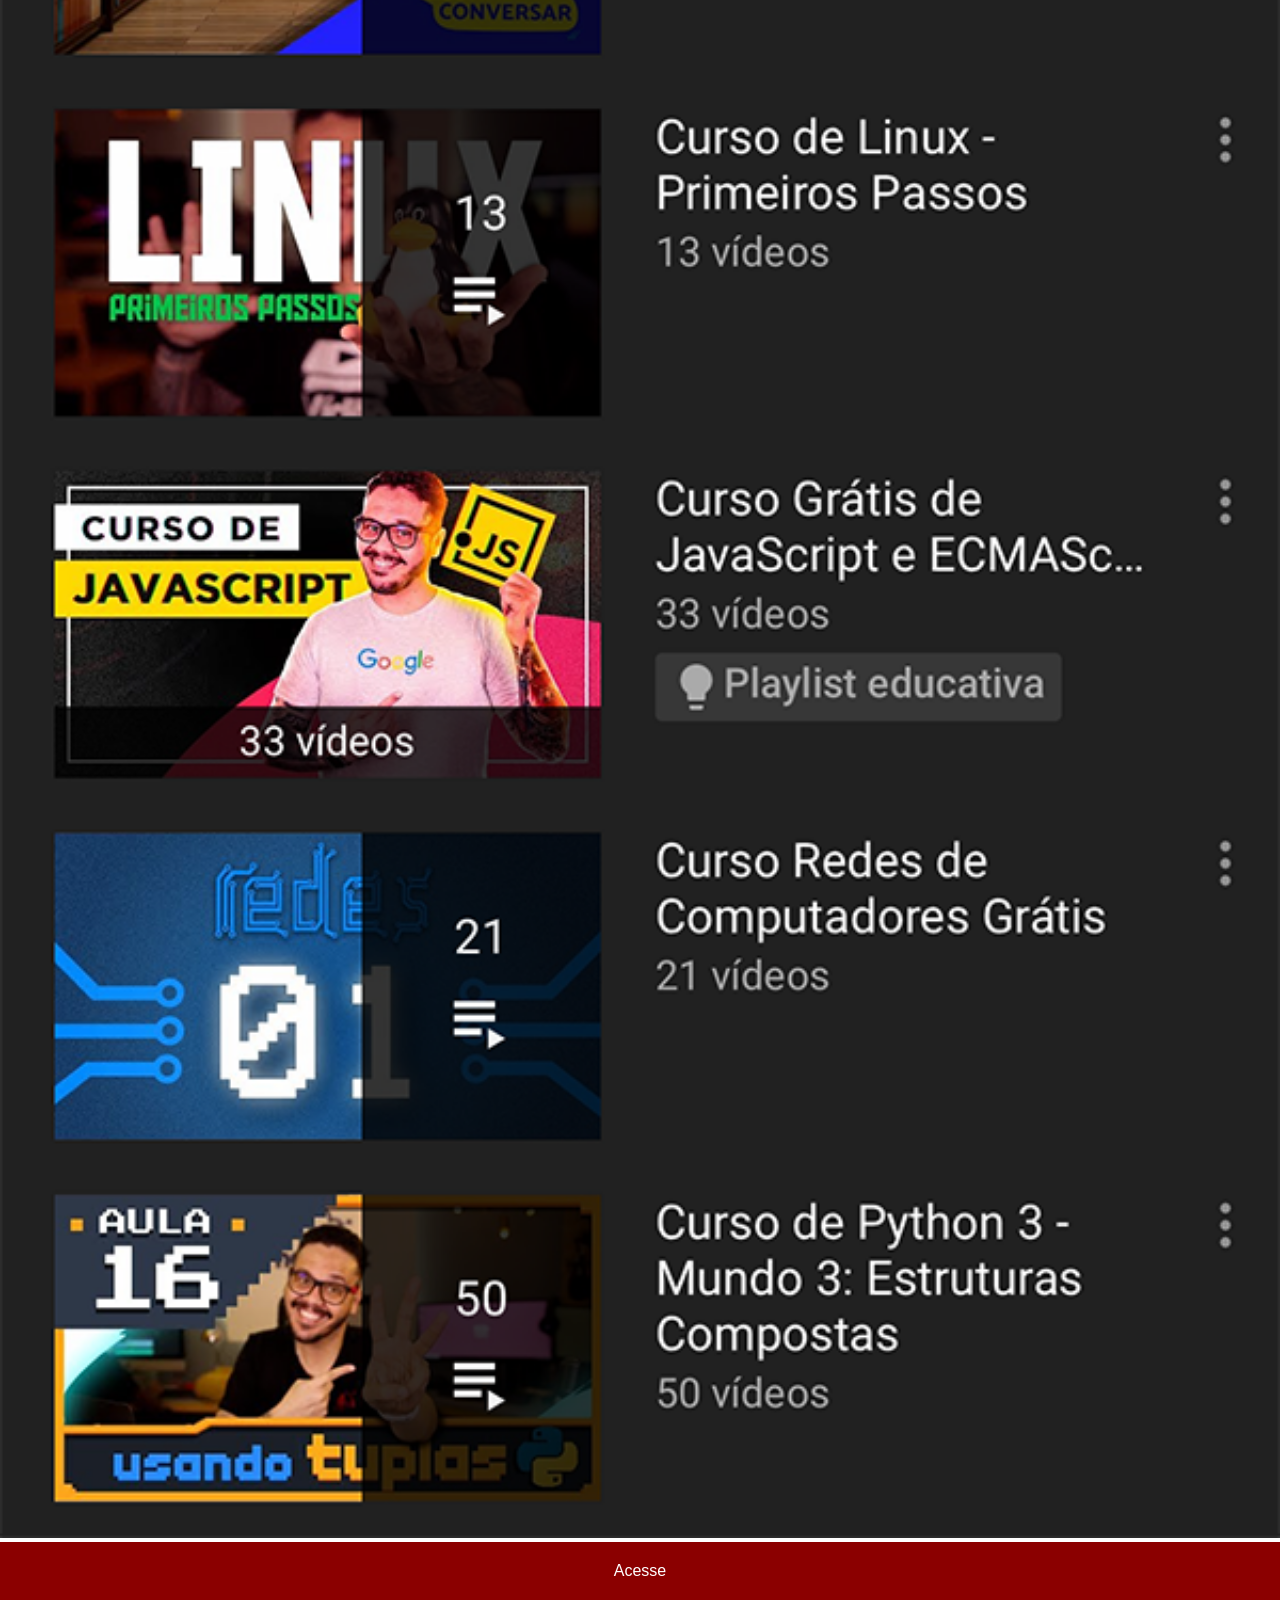
<file: youtube.html>
<!DOCTYPE html>
<html lang="pt-br">
<head>
    <meta charset="UTF-8">
    <meta name="viewport" content="width=device-width, initial-scale=1.0">
    <title>Youtube</title>
 <link rel="stylesheet" href="estilos/social.css">
</head>
<body>
            <img src="imagens/tela-youtube.png" alt="Youtube">
            <a href="https://www.youtube.com/@cursoemvideo/playlists" target="_blank">Acesse</a>
</body>
</html>
</file>
<file: estilos/style.css>
@charset "UTF-8";

* {
    margin: 0px;
    padding: 0px;
    font-family: Arial, Helvetica, sans-serif;
}

html, body {    
    height: 100vh;
    width: 100vw;
}

body {
    background: url(../imagens/fundo-madeira.jpg) no-repeat top center;
    background-size: cover;
    background-attachment: fixed;
}

main {
    
    height: 100vh;
}

#telefone {
    width: 311px;
    height: 627px;
    background: url(../imagens/frame-iphone.png) no-repeat;
    position: absolute;
    top: 50%;
    left: 50%;
    transform: translate(-50%, -50%);
   
}

iframe#tela {
    position: relative;
    top: 80px;
    left: 23px;
    width: 266px;
    height: 472px;
}

section#redes-sociais {
    display: flex;
    flex-direction: column;
    align-items: end;
    justify-content: center;
    
    height: 100vh;
}

section#redes-sociais img {
    width: 50px;
    margin: 10px;
    border-radius: 50%;
    box-shadow: 2px 2px 4px rgba(0, 0, 0, 0.438);
    transition: all ease-in 0.5s;
}

section#redes-sociais img:hover {
    transform: scale(1.2);
   
}
</file>
<file: estilos/social.css>
@charset "UTF-8";

  *{
            padding: 0;
            margin: 0;
            font-family: Arial, Helvetica, sans-serif;
        }
        img {
            width: 100vw;
            
        }
        ::-webkit-scrollbar{
            width: 0px;
            height: 0px;
        }
        a {
            background-color: darkred;
            display: block;
            padding: 20px;
            color: white;
            text-align: center;
            text-decoration: none;
            
        }
        a:hover {
            background-color: red;
        }
</file>
